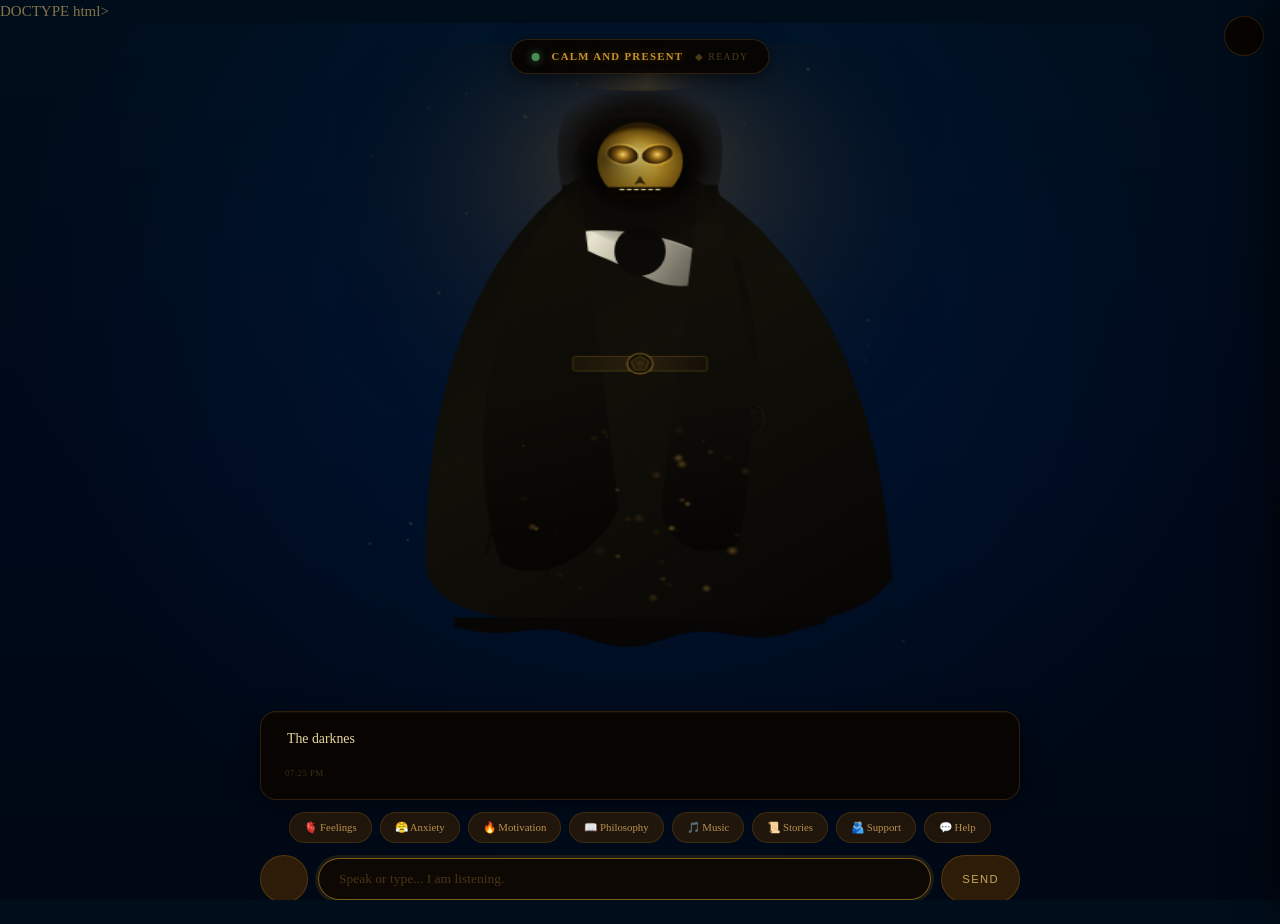
<file: grim-ai-assistant.html>
DOCTYPE html>
<html lang="en">
<head>
<meta charset="UTF-8">
<meta name="viewport" content="width=device-width,initial-scale=1.0,viewport-fit=cover">
<title>Shadow Reaper -- AI Companion</title>
<style>
/* ================================================================
   GRIM AI ASSISTANT -- Full-Page Self-Contained Experience
   The Grim Reaper character IS the interface.
   NO chat bubbles. Just the character, voice, and conversation.
================================================================ */

*,*::before,*::after{box-sizing:border-box;margin:0;padding:0}

:root{
  --gold:#c8922a;
  --bg-dark:#030200;
  --text-gold:#e8d090;
  --text-dim:rgba(200,170,100,.65);
  --panel-bg:rgba(8,5,2,.95);
  --border:rgba(180,130,40,.22);
}

html,body{
  width:100%;height:100%;
  background:#000d1a;
  overflow:hidden;
  font-family:Georgia,serif;
  color:var(--text-dim);
  font-size:15px;
  line-height:1.6;
  -webkit-font-smoothing:antialiased;
}

/* -- Main layout: Character + Controls -- */
#grim-ai-root{
  position:relative;
  width:100%;height:100%;
  display:flex;
  flex-direction:column;
  align-items:center;
  justify-content:space-between;
  background:radial-gradient(ellipse at 50% 30%, rgba(0,80,180,.18) 0%, rgba(0,20,60,.0) 70%),
             linear-gradient(180deg, #000d1a 0%, #00091a 50%, #000814 100%);
}

/* -- Character stage (always visible, centered) -- */
#grim-stage{
  position:relative;
  flex:1;
  display:flex;
  align-items:center;
  justify-content:center;
  width:100%;
  max-width:100vw;
  padding:20px;
}

#grim-canvases{
  position:relative;
  width:100%;
  height:100%;
  max-width:min(90vmin,600px);
  max-height:min(90vmin,700px);
}

canvas{
  position:absolute;
  top:0;left:0;
  width:100%;height:100%;
  display:block;
}
#scene-cv{z-index:1;}
#char-cv{z-index:2;}

/* -- Status & mood bar (top) -- */
#status-bar{
  position:absolute;
  top:16px;left:50%;
  transform:translateX(-50%);
  display:flex;
  align-items:center;
  gap:12px;
  padding:8px 20px;
  background:var(--panel-bg);
  border:1px solid var(--border);
  border-radius:30px;
  font-size:.72rem;
  letter-spacing:.12em;
  text-transform:uppercase;
  color:rgba(200,160,60,.5);
  box-shadow:0 4px 20px rgba(0,0,0,.6);
  z-index:10;
}

#status-bar .mood{
  color:var(--gold);
  font-weight:700;
  text-shadow:0 0 8px rgba(200,140,30,.4);
}

#status-bar .indicator{
  width:8px;height:8px;
  border-radius:50%;
  background:rgba(100,200,120,.7);
  box-shadow:0 0 8px rgba(100,200,120,.5);
  animation:pulse 2s infinite;
}

@keyframes pulse{
  0%,100%{opacity:.5;transform:scale(.9);}
  50%{opacity:1;transform:scale(1.1);}
}

#status-bar .indicator.listening{
  background:#ff4040;
  box-shadow:0 0 12px rgba(255,60,60,.7);
}

/* -- Control panel (bottom) -- */
#control-panel{
  position:relative;
  width:100%;
  max-width:800px;
  padding:20px;
  display:flex;
  flex-direction:column;
  gap:12px;
  z-index:10;
}

#message-display{
  background:var(--panel-bg);
  border:1px solid var(--border);
  border-radius:16px;
  padding:16px 20px;
  min-height:80px;
  max-height:200px;
  overflow-y:auto;
  color:#d8c49a;
  font-size:.92rem;
  line-height:1.65;
  box-shadow:0 4px 20px rgba(0,0,0,.6),inset 0 1px 0 rgba(200,150,40,.06);
  scroll-behavior:smooth;
}

#message-display::-webkit-scrollbar{width:4px;}
#message-display::-webkit-scrollbar-thumb{background:rgba(200,140,30,.3);border-radius:4px;}

#message-display .msg{
  margin-bottom:12px;
  opacity:0;
  animation:fadeIn .4s forwards;
}

@keyframes fadeIn{
  to{opacity:1;}
}

#message-display .msg.user{
  color:rgba(200,180,140,.75);
  font-style:italic;
  margin-left:20px;
}

#message-display .msg.grim{
  color:#e8d8a0;
}

#message-display .msg.grim::before{
  content:' ';
  color:var(--gold);
  margin-right:6px;
}

#message-display .typing{
  color:rgba(200,160,60,.45);
  font-size:.82rem;
}

.typing-dots{
  display:inline-flex;
  gap:4px;
  margin-left:6px;
}

.typing-dots span{
  width:5px;height:5px;
  border-radius:50%;
  background:var(--gold);
  animation:dotPulse .9s infinite;
}
.typing-dots span:nth-child(2){animation-delay:.22s;}
.typing-dots span:nth-child(3){animation-delay:.44s;}

@keyframes dotPulse{
  0%,80%,100%{opacity:.4;transform:scale(.8);}
  40%{opacity:1;transform:scale(1.1);}
}

#input-row{
  display:flex;
  gap:10px;
  align-items:center;
}

#user-input{
  flex:1;
  background:rgba(15,9,3,.92);
  border:1px solid rgba(160,110,20,.32);
  border-radius:28px;
  padding:12px 20px;
  color:#ddc890;
  font-family:Georgia,serif;
  font-size:.9rem;
  outline:none;
  transition:border-color .2s,box-shadow .2s;
}

#user-input::placeholder{
  color:rgba(180,140,60,.35);
}

#user-input:focus{
  border-color:rgba(200,150,40,.6);
  box-shadow:0 0 0 3px rgba(180,120,20,.15);
}

.control-btn{
  background:rgba(60,35,5,.75);
  border:1px solid rgba(160,110,20,.35);
  border-radius:50%;
  width:48px;height:48px;
  display:flex;
  align-items:center;
  justify-content:center;
  cursor:pointer;
  color:#c8a860;
  font-size:1.1rem;
  transition:background .2s,box-shadow .2s,transform .15s;
  flex-shrink:0;
}

.control-btn:hover{
  background:rgba(100,60,10,.85);
  box-shadow:0 0 16px rgba(200,140,30,.35);
  transform:scale(1.05);
}

.control-btn:active{
  transform:scale(.98);
}

.control-btn.active{
  background:rgba(200,40,20,.7);
  border-color:rgba(255,80,40,.6);
  box-shadow:0 0 20px rgba(255,60,20,.5);
  animation:pulseBtn 1.2s infinite;
}

@keyframes pulseBtn{
  0%,100%{box-shadow:0 0 20px rgba(255,60,20,.5);}
  50%{box-shadow:0 0 28px rgba(255,60,20,.8);}
}

#send-btn{
  border-radius:24px;
  width:auto;
  padding:0 20px;
  font-size:.75rem;
  letter-spacing:.12em;
  text-transform:uppercase;
}

/* -- Quick topic chips -- */
#topic-chips{
  display:flex;
  flex-wrap:wrap;
  gap:8px;
  justify-content:center;
  padding:0 10px;
}

.topic-chip{
  background:rgba(50,30,5,.65);
  border:1px solid rgba(140,95,18,.28);
  border-radius:20px;
  padding:6px 14px;
  font-size:.72rem;
  color:#b89050;
  cursor:pointer;
  transition:all .2s;
  user-select:none;
  white-space:nowrap;
}

.topic-chip:hover{
  background:rgba(90,55,10,.8);
  border-color:rgba(200,150,40,.5);
  box-shadow:0 0 12px rgba(200,140,30,.25);
}

/* -- Settings panel (overlay) -- */
#settings-panel{
  position:fixed;
  top:0;right:0;
  width:min(400px,90vw);
  height:100vh;
  background:var(--panel-bg);
  border-left:1px solid var(--border);
  box-shadow:-4px 0 40px rgba(0,0,0,.8);
  z-index:100;
  display:flex;
  flex-direction:column;
  padding:24px;
  gap:16px;
  transform:translateX(100%);
  transition:transform .3s ease;
  overflow-y:auto;
}

#settings-panel.visible{
  transform:translateX(0);
}

#settings-panel h2{
  font-size:1rem;
  letter-spacing:.2em;
  color:var(--text-gold);
  text-transform:uppercase;
  margin-bottom:8px;
}

.setting-row{
  display:flex;
  align-items:center;
  justify-content:space-between;
  padding:10px 0;
  border-bottom:1px solid rgba(180,130,40,.1);
  font-size:.82rem;
}

.setting-row label{
  flex:1;
  cursor:pointer;
  color:rgba(200,170,100,.7);
}

.toggle-switch{
  position:relative;
  width:44px;height:24px;
  cursor:pointer;
}

.toggle-switch input{
  opacity:0;width:0;height:0;position:absolute;
}

.toggle-track{
  position:absolute;
  inset:0;
  background:rgba(40,25,6,.9);
  border:1px solid rgba(160,110,20,.35);
  border-radius:24px;
  transition:background .25s;
}

.toggle-switch input:checked + .toggle-track{
  background:rgba(180,120,25,.6);
  border-color:rgba(200,150,40,.7);
}

.toggle-thumb{
  position:absolute;
  top:3px;left:3px;
  width:16px;height:16px;
  background:var(--gold);
  border-radius:50%;
  transition:left .25s;
}

.toggle-switch input:checked ~ .toggle-thumb{
  left:23px;
}

#api-key-input{
  width:100%;
  background:rgba(10,6,2,.85);
  border:1px solid rgba(120,85,25,.28);
  border-radius:12px;
  padding:10px 14px;
  color:rgba(220,190,110,.7);
  font-size:.8rem;
  font-family:Georgia,serif;
  outline:none;
}

#api-key-input::placeholder{
  color:rgba(150,110,40,.35);
}

#api-key-input:focus{
  border-color:rgba(180,130,35,.5);
}

.btn-secondary{
  background:rgba(50,32,6,.75);
  border:1px solid rgba(180,130,35,.35);
  border-radius:20px;
  padding:10px 18px;
  color:#ddc880;
  font-size:.76rem;
  letter-spacing:.1em;
  text-transform:uppercase;
  cursor:pointer;
  transition:all .2s;
  font-family:Georgia,serif;
  text-align:center;
}

.btn-secondary:hover{
  background:rgba(90,56,10,.9);
  box-shadow:0 0 14px rgba(200,140,30,.3);
}

#settings-btn{
  position:fixed;
  top:16px;right:16px;
  width:40px;height:40px;
  background:var(--panel-bg);
  border:1px solid var(--border);
  border-radius:50%;
  display:flex;
  align-items:center;
  justify-content:center;
  cursor:pointer;
  color:rgba(200,160,80,.7);
  font-size:1.1rem;
  z-index:50;
  transition:all .2s;
}

#settings-btn:hover{
  background:rgba(100,60,10,.9);
  box-shadow:0 0 16px rgba(200,140,30,.3);
}

/* -- Responsive -- */
@media(max-width:768px){
  #control-panel{
    max-width:100%;
    padding:12px;
  }
  #message-display{
    min-height:60px;
    font-size:.86rem;
    padding:12px 16px;
  }
  #topic-chips{
    gap:6px;
  }
  .topic-chip{
    font-size:.68rem;
    padding:5px 11px;
  }
  #status-bar{
    font-size:.65rem;
    padding:6px 14px;
    gap:8px;
  }
}

@media(max-width:480px){
  #grim-canvases{
    max-width:95vmin;
    max-height:95vmin;
  }
  #control-panel{
    padding:8px;
  }
  #topic-chips{
    display:none;
  }
}

/* -- Loading screen -- */
#loading-screen{
  position:fixed;
  inset:0;
  background:var(--bg-dark);
  display:flex;
  flex-direction:column;
  align-items:center;
  justify-content:center;
  z-index:1000;
  transition:opacity .5s;
}

#loading-screen.hidden{
  opacity:0;
  pointer-events:none;
}

#loading-screen .spinner{
  width:50px;height:50px;
  border:3px solid rgba(200,140,30,.2);
  border-top-color:var(--gold);
  border-radius:50%;
  animation:spin 1s linear infinite;
}

@keyframes spin{
  to{transform:rotate(360deg);}
}

#loading-screen p{
  margin-top:20px;
  color:rgba(200,170,100,.5);
  font-size:.85rem;
  letter-spacing:.12em;
}
</style>
</head>
<body>

<!-- 
     GRIM AI ASSISTANT -- Full-Page Experience
     The character IS the interface. No chat window.
 -->

<div id="grim-ai-root">

  <!-- Status bar (top — mood + connection indicator) -->
  <div id="status-bar">
    <div class="indicator" id="ai-indicator"></div>
    <span class="mood" id="mood-label">Calm and Present</span>
    <span id="connection-status" style="margin-left:auto;font-size:.65rem;color:rgba(180,140,60,.4);">◆ Ready</span>
  </div>

  <!-- Settings button (top right) -->
  <div id="settings-btn" role="button" aria-label="Settings" tabindex="0"></div>

  <!-- Character stage (center, always visible) -->
  <div id="grim-stage">
    <div id="grim-canvases">
      <canvas id="scene-cv"></canvas>
      <canvas id="char-cv" width="420" height="560"></canvas>
    </div>
  </div>

  <!-- Control panel (bottom) -->
  <div id="control-panel">
    
    <!-- Message display -->
    <div id="message-display" role="log" aria-live="polite">
      <!-- Messages appear here -->
    </div>

    <!-- Quick topic chips -->
    <div id="topic-chips">
      <span class="topic-chip" data-topic="I need to talk about how I'm feeling">🫀 Feelings</span>
      <span class="topic-chip" data-topic="I feel anxious">😤 Anxiety</span>
      <span class="topic-chip" data-topic="I'm struggling with motivation">🔥 Motivation</span>
      <span class="topic-chip" data-topic="Tell me about philosophy and the meaning of life">📖 Philosophy</span>
      <span class="topic-chip" data-topic="Let's talk about music I love">🎵 Music</span>
      <span class="topic-chip" data-topic="Tell me a story or let's build one together">📜 Stories</span>
      <span class="topic-chip" data-topic="I need support or someone to talk to">🫂 Support</span>
      <span class="topic-chip" data-topic="I need help with something or have a question">💬 Help</span>
    </div>

    <!-- Input row -->
    <div id="input-row">
      <button class="control-btn" id="mic-btn" title="Voice input" aria-label="Voice input"></button>
      <input type="text" id="user-input" placeholder="Speak or type... I am listening." maxlength="400" autocomplete="off">
      <button class="control-btn" id="send-btn" aria-label="Send">SEND</button>
    </div>

  </div>

</div>

<!-- Settings panel (slide-in from right) -->
<div id="settings-panel">
  <h2>⚙️ Settings</h2>
  
  <div class="setting-row">
    <label for="toggle-voice">Voice (Text-to-Speech)</label>
    <label class="toggle-switch">
      <input type="checkbox" id="toggle-voice" checked>
      <div class="toggle-track"></div>
      <div class="toggle-thumb"></div>
    </label>
  </div>

  <div class="setting-row">
    <label for="toggle-mic">Microphone Input</label>
    <label class="toggle-switch">
      <input type="checkbox" id="toggle-mic" checked>
      <div class="toggle-track"></div>
      <div class="toggle-thumb"></div>
    </label>
  </div>

  <div class="setting-row">
    <label for="toggle-memory">Conversation Memory</label>
    <label class="toggle-switch">
      <input type="checkbox" id="toggle-memory" checked>
      <div class="toggle-track"></div>
      <div class="toggle-thumb"></div>
    </label>
  </div>

  <div style="margin-top:20px;">
    <label for="api-key-input" style="display:block;margin-bottom:8px;font-size:.75rem;color:rgba(200,160,60,.45);letter-spacing:.08em;">
      OPENROUTER API KEY (OPTIONAL)
    </label>
    <input type="password" id="api-key-input" placeholder="sk-or-v1-..." autocomplete="off">
    <p style="font-size:.68rem;color:rgba(180,140,60,.35);margin-top:6px;line-height:1.5;">
      Without a key, Shadow Reaper uses local fallback responses. 
      With a key, full AI conversation is enabled.
    </p>
  </div>

  <button class="btn-secondary" id="clear-memory-btn">🗑 Clear Conversation</button>
  
  <div style="margin-top:auto;padding-top:20px;border-top:1px solid rgba(180,130,40,.1);font-size:.65rem;color:rgba(160,120,50,.3);text-align:center;letter-spacing:.06em;">
    Shadow Reaper AI Companion<br>
    Session-only  Privacy-first
  </div>
</div>

<!-- Loading screen -->
<div id="loading-screen">
  <div class="spinner"></div>
  <p>Summoning Shadow Reaper...</p>
</div>

<script>
(function(){
'use strict';

/* ================================================================
   GRIM AI ASSISTANT -- JavaScript Engine
   Full AI conversation system with character animations, voice,
   microphone, mood system, and memory.
================================================================ */

// -- Configuration --
const CW = 420, CH = 560; // Character canvas logical dimensions

// -- State --
const State = {
  voiceEnabled: true,
  micEnabled: true,
  memoryEnabled: true,
  speaking: false,
  listening: false,
  apiKey: '',
  mood: 'calm',
  conversationHistory: [],
  messageCount: 0,
  userName: null
};

// -- Mood system --
const MOODS = {
  calm: { label: 'Calm and Present', pitch: 0.48, rate: 0.78, vol: 0.95 },
  warm: { label: 'Warm and Friendly', pitch: 0.56, rate: 0.84, vol: 0.95 },
  serious: { label: 'Thoughtful and Deep', pitch: 0.44, rate: 0.74, vol: 0.92 },
  motivate: { label: 'Motivational', pitch: 0.55, rate: 0.86, vol: 1.0 },
  crisis: { label: 'Caring and Present', pitch: 0.46, rate: 0.72, vol: 0.98 }
};

function setMood(mood) {
  State.mood = mood;
  const label = document.getElementById('mood-label');
  if (label) label.textContent = MOODS[mood].label;
}

// -- Character animation system --
const sceneCV = document.getElementById('scene-cv');
const charCV = document.getElementById('char-cv');
const sctx = sceneCV.getContext('2d');
const cctx = charCV.getContext('2d');

let t = 0;
let breathPhase = 0;
let walkPhase = 0;
let eyeGlow = 0.8;
let mouthAmount = 0;
let mouseX = 0;
let targetLeanX = 0;
let leanX = 0;

const isMobile = window.innerWidth < 480;
const PARTICLES = isMobile ? 20 : 42;

// Scene particles (dust motes)
let motes = [];
let SW = 400, SH = 400;

function initMotes(W, H) {
  SW = W; SH = H;
  motes = [];
  const n = Math.min(50, Math.floor(W * H / 6000));
  for (let i = 0; i < n; i++) motes.push(newMote());
}

function newMote() {
  return {
    x: Math.random() * SW,
    y: Math.random() * SH,
    r: 0.6 + Math.random() * 1.8,
    vx: (Math.random() - 0.5) * 0.15,
    vy: -(0.05 + Math.random() * 0.18),
    al: Math.random() * 0.18 + 0.03,
    phase: Math.random() * Math.PI * 2
  };
}

// Character ember particles
let embers = [];
for (let i = 0; i < PARTICLES; i++) embers.push(newEmber());

function newEmber() {
  return {
    x: CW * 0.3 + Math.random() * CW * 0.4,
    y: CH * 0.65 + Math.random() * CH * 0.25,
    vx: (Math.random() - 0.5) * 0.35,
    vy: -(0.25 + Math.random() * 0.9),
    life: Math.random(),
    max: 0.5 + Math.random() * 0.7,
    sz: 0.7 + Math.random() * 1.8,
    al: 0
  };
}

// Resize handler
function resize() {
  const stage = document.getElementById('grim-canvases');
  const W = stage.clientWidth || 400;
  const H = stage.clientHeight || 400;

  sceneCV.width = W;
  sceneCV.height = H;

  charCV.style.width = W + 'px';
  charCV.style.height = H + 'px';

  initMotes(W, H);
}

window.addEventListener('resize', resize);
resize();

// Mouse/touch tracking for character lean
window.addEventListener('mousemove', e => {
  mouseX = e.clientX / window.innerWidth - 0.5;
});

window.addEventListener('touchmove', e => {
  if (e.touches.length) mouseX = e.touches[0].clientX / window.innerWidth - 0.5;
}, { passive: true });

// -- Scene rendering (background) --
function drawScene() {
  const W = SW, H = SH;
  sctx.clearRect(0, 0, W, H);

  // Dust motes
  sctx.save();
  for (let i = 0; i < motes.length; i++) {
    const m = motes[i];
    m.x += m.vx + Math.sin(t * 0.012 + m.phase) * 0.1;
    m.y += m.vy;
    if (m.y < -4 || m.x < -4 || m.x > W + 4) {
      motes[i] = newMote();
      motes[i].y = H + 4;
    }
    const ma = m.al * (0.5 + 0.5 * Math.sin(t * 0.025 + m.phase));
    sctx.globalAlpha = ma;
    sctx.fillStyle = 'rgba(220,180,90,1)';
    sctx.beginPath();
    sctx.arc(m.x, m.y, m.r, 0, Math.PI * 2);
    sctx.fill();
  }
  sctx.restore();
}

function drawTrees(ctx, W, H, t, side) {
  const count = 5;
  for (let i = 0; i < count; i++) {
    const depth = i / count;
    let bx, by = H * (1 - depth * 0.05);
    const sw = Math.sin(t * 0.008 + i * 0.9) * (1 + depth) * 0.5;
    if (side === -1) bx = W * 0.5 - W * (0.10 + depth * 0.28) - i * 6;
    else bx = W * 0.5 + W * (0.10 + depth * 0.28) + i * 6;
    const th = H * (0.30 + depth * 0.28);
    const tw = W * (0.018 + depth * 0.030);
    const darkC = `rgba(${8+depth*5},${6+depth*3},${2+depth*2},${0.82+depth*0.1})`;
    ctx.save();
    ctx.translate(bx, by);
    ctx.fillStyle = darkC;
    ctx.beginPath();
    ctx.roundRect(-tw * 0.4, 0, tw * 0.8, -th * 0.12, 2);
    ctx.fill();
    for (let li = 0; li < 3; li++) {
      const ly = -th * (0.10 + li * 0.18);
      const lw = tw * (2.5 - li * 0.3);
      const lh = th * (0.24 - li * 0.02);
      ctx.save();
      ctx.rotate(sw * 0.007 * (li + 1));
      const tg = ctx.createLinearGradient(-lw * 0.5, ly, lw * 0.5, ly + lh);
      tg.addColorStop(0, darkC);
      tg.addColorStop(1, 'rgba(4,3,1,.95)');
      ctx.fillStyle = tg;
      ctx.beginPath();
      ctx.ellipse(0, ly - lh * 0.3, lw * 0.55, lh * 0.6, 0, 0, Math.PI * 2);
      ctx.fill();
      ctx.restore();
    }
    ctx.restore();
  }
}

// -- Character rendering --
function drawChar() {
  t++;
  breathPhase += 0.019;
  walkPhase += 0.028;
  targetLeanX = mouseX * 8;
  leanX += (targetLeanX - leanX) * 0.06;
  eyeGlow = 0.55 + 0.45 * Math.sin(t * 0.048);

  // Mouth animation when speaking
  if (State.speaking) {
    mouthAmount = 0.5 + 0.5 * Math.sin(t * 0.22);
  } else {
    mouthAmount = Math.max(0, mouthAmount - 0.04);
  }

  cctx.clearRect(0, 0, CW, CH);

  const cx = CW * 0.5 + leanX;
  const groundY = CH * 0.92;
  const walk = Math.sin(walkPhase) * 3;
  const walkBob = Math.abs(Math.sin(walkPhase)) * 3.5;
  const breathe = Math.sin(breathPhase) * 2;
  const baseY = groundY - 8 - walkBob;

  // Aura
  const aura = cctx.createRadialGradient(cx, CH * 0.18, 8, cx, CH * 0.28, CW * 0.58);
  aura.addColorStop(0, 'rgba(200,145,45,.28)');
  aura.addColorStop(0.35, 'rgba(160,100,20,.14)');
  aura.addColorStop(1, 'rgba(0,0,0,0)');
  cctx.fillStyle = aura;
  cctx.fillRect(0, 0, CW, CH);

  // Ground shadow
  const gs = cctx.createRadialGradient(cx, groundY, 2, cx, groundY, 80);
  gs.addColorStop(0, 'rgba(0,0,0,.5)');
  gs.addColorStop(1, 'rgba(0,0,0,0)');
  cctx.fillStyle = gs;
  cctx.beginPath();
  cctx.ellipse(cx, groundY - 4, 72, 12, 0, 0, Math.PI * 2);
  cctx.fill();

  drawGrim(cx, baseY, walk, breathe, mouthAmount);

  // Embers
  cctx.save();
  cctx.globalCompositeOperation = 'screen';
  for (let i = 0; i < embers.length; i++) {
    const e = embers[i];
    e.life += 0.012;
    e.x += e.vx + Math.sin(e.life * 4) * 0.18;
    e.y += e.vy;
    if (e.life >= e.max) {
      embers[i] = newEmber();
      continue;
    }
    const ep = e.life / e.max;
    const ea = (1 - ep) * e.al * 1.1;
    if (ea <= 0) {
      e.al = 0.12 + Math.random() * 0.45;
      continue;
    }
    cctx.globalAlpha = ea;
    const eg2 = cctx.createRadialGradient(e.x, e.y, 0, e.x, e.y, e.sz * 2.2);
    eg2.addColorStop(0, 'rgba(255,220,120,1)');
    eg2.addColorStop(0.5, 'rgba(220,140,30,.55)');
    eg2.addColorStop(1, 'rgba(0,0,0,0)');
    cctx.fillStyle = eg2;
    cctx.beginPath();
    cctx.arc(e.x, e.y, e.sz * 2.2, 0, Math.PI * 2);
    cctx.fill();
  }
  cctx.restore();
}

function drawGrim(cx, baseY, walk, breathe, mAmt) {
  const rt = t * 0.009;
  const lLeg = Math.sin(walkPhase) * 16;
  const rLeg = -Math.sin(walkPhase) * 16;

  drawBoots(cx, baseY, lLeg, rLeg);
  drawRobe(cx, baseY, rt, breathe);
  drawCloakBack(cx, baseY, rt);
  drawScytheArm(cx, baseY, rt, walk);
  drawRightArm(cx, baseY, rt, walk);
  drawCloakFront(cx, baseY, rt);
  drawHoodAndSkull(cx, baseY, mAmt);
}

function drawBoots(cx, baseY, lLeg, rLeg) {
  const by = baseY, bh = 30, bw = 19;
  cctx.save();
  cctx.translate(cx - 24 + lLeg * 0.4, by);
  cctx.rotate(lLeg * 0.018);
  const bg = cctx.createLinearGradient(-bw * 0.5, 0, bw * 0.5, bh);
  bg.addColorStop(0, '#1a1510');
  bg.addColorStop(1, '#0a0806');
  cctx.fillStyle = bg;
  cctx.beginPath();
  cctx.roundRect(-bw * 0.5, -bh, bw, bh, 3);
  cctx.fill();
  cctx.strokeStyle = 'rgba(90,70,30,.28)';
  cctx.lineWidth = 0.7;
  cctx.stroke();
  cctx.fillStyle = '#0d0b08';
  cctx.beginPath();
  cctx.roundRect(-bw * 0.5 - 1, -2, bw + 2, 5, 2);
  cctx.fill();
  cctx.restore();

  cctx.save();
  cctx.translate(cx + 24 + rLeg * 0.4, by);
  cctx.rotate(rLeg * 0.018);
  cctx.fillStyle = bg;
  cctx.beginPath();
  cctx.roundRect(-bw * 0.5, -bh, bw, bh, 3);
  cctx.fill();
  cctx.strokeStyle = 'rgba(90,70,30,.28)';
  cctx.lineWidth = 0.7;
  cctx.stroke();
  cctx.fillStyle = '#0d0b08';
  cctx.beginPath();
  cctx.roundRect(-bw * 0.5 - 1, -2, bw + 2, 5, 2);
  cctx.fill();
  cctx.restore();
}

function drawRobe(cx, baseY, rt, breathe) {
  const top = baseY - 420, bot = baseY;
  const rg = cctx.createLinearGradient(cx - 70, top, cx + 70, bot);
  rg.addColorStop(0, '#0f0d0a');
  rg.addColorStop(0.5, '#141210');
  rg.addColorStop(1, '#0a0807');
  cctx.fillStyle = rg;
  cctx.beginPath();
  cctx.moveTo(cx - 54, top + 42);
  cctx.bezierCurveTo(cx - 68, top + 100, cx - 62 + Math.sin(rt) * 3.5, bot - 120, cx - 50, bot - 50);
  cctx.lineTo(cx - 32, bot);
  cctx.lineTo(cx + 32, bot);
  cctx.lineTo(cx + 50, bot - 50);
  cctx.bezierCurveTo(cx + 62 + Math.sin(rt + 1) * 3.5, bot - 120, cx + 68, top + 100, cx + 54, top + 42);
  cctx.closePath();
  cctx.fill();

  cctx.save();
  cctx.globalAlpha = 0.06;
  cctx.strokeStyle = '#6a5020';
  cctx.lineWidth = 0.9;
  for (let fi = 0; fi < 7; fi++) {
    const fx = cx - 44 + fi * 13;
    const sw2 = Math.sin(rt + fi) * 0.7;
    cctx.beginPath();
    cctx.moveTo(fx, top + 50);
    cctx.bezierCurveTo(fx + sw2, top + 170, fx - sw2, bot - 170, fx, bot - 18);
    cctx.stroke();
  }
  cctx.restore();
}

function drawCloakBack(cx, baseY, rt) {
  const phase = rt * 2.2, top = baseY - 410, bot = baseY + 8;
  cctx.save();
  const cg = cctx.createLinearGradient(cx - 150, top, cx + 165, bot);
  cg.addColorStop(0, '#0c0a07');
  cg.addColorStop(0.45, '#111009');
  cg.addColorStop(1, '#080604');
  cctx.fillStyle = cg;
  cctx.beginPath();
  cctx.moveTo(cx - 8, top);
  cctx.bezierCurveTo(cx + 90 + Math.sin(rt) * 12, top + 42, cx + 155 + Math.sin(rt + 0.8) * 15, top + 170, cx + 165 + Math.sin(rt + 1.6) * 12, bot - 35);
  cctx.bezierCurveTo(cx + 148, bot + 16, cx + 65, bot + 12, cx + 24, bot);
  cctx.lineTo(cx - 24, bot);
  cctx.bezierCurveTo(cx - 65, bot + 6, cx - 140, bot + 6, cx - 152 + Math.sin(rt) * 8, bot - 42);
  cctx.bezierCurveTo(cx - 165 + Math.sin(rt + 1) * 13, top + 170, cx - 98 + Math.sin(rt + 0.5) * 10, top + 45, cx - 8, top);
  cctx.closePath();
  cctx.fill();

  // Tattered hem
  const hem = cloakHem(cx, bot + 6, 14, phase);
  cctx.globalAlpha = 1;
  cctx.fillStyle = '#080605';
  cctx.beginPath();
  cctx.moveTo(cx - 130, bot);
  for (let pi = 0; pi < hem.length; pi++) cctx.lineTo(hem[pi][0], hem[pi][1]);
  cctx.lineTo(cx + 130, bot);
  cctx.closePath();
  cctx.fill();
  cctx.restore();
}

function cloakHem(cx, cy, rOff, phase) {
  const pts = [];
  const segs = 18;
  for (let i = 0; i <= segs; i++) {
    const frac = i / segs;
    const bx = cx - 130 + frac * 260;
    const tatter = Math.sin(frac * Math.PI * 5 + phase) * (3 + frac * (1 - frac) * 14);
    pts.push([bx, cy + Math.sin(frac * Math.PI) * rOff + tatter]);
  }
  return pts;
}

function drawCloakFront(cx, baseY, rt) {
  const top = baseY - 395, bot = baseY - 65, phase = rt * 2.5;
  cctx.save();
  const lw = cctx.createLinearGradient(cx - 115, top, cx, bot);
  lw.addColorStop(0, '#131108');
  lw.addColorStop(0.6, '#0e0c07');
  lw.addColorStop(1, '#060503');
  cctx.fillStyle = lw;
  cctx.beginPath();
  cctx.moveTo(cx - 42, top + 16);
  cctx.bezierCurveTo(cx - 115 + Math.sin(rt) * 7, top + 85, cx - 130 + Math.sin(rt + 0.6) * 10, bot - 50, cx - 105 + Math.sin(rt + 1.2) * 8, bot + 24);
  cctx.bezierCurveTo(cx - 65, bot + 48, cx - 25, bot + 8, cx - 15, bot - 25);
  cctx.closePath();
  cctx.fill();
  cctx.strokeStyle = '#0a0806';
  cctx.lineWidth = 1.8;
  cctx.globalAlpha = 0.88;
  for (let ti = 0; ti < 4; ti++) {
    const tx = cx - 105 + ti * 16 + Math.sin(rt + ti) * 3;
    const ty = bot + 16 + ti * 7;
    cctx.beginPath();
    cctx.moveTo(tx, bot - 4);
    cctx.lineTo(tx - 6 + Math.sin(phase + ti) * 4, ty);
    cctx.stroke();
  }
  cctx.restore();

  cctx.save();
  const rw = cctx.createLinearGradient(cx, top, cx + 98, bot);
  rw.addColorStop(0, '#141208');
  rw.addColorStop(0.6, '#0f0d08');
  rw.addColorStop(1, '#060504');
  cctx.fillStyle = rw;
  cctx.beginPath();
  cctx.moveTo(cx + 42, top + 16);
  cctx.bezierCurveTo(cx + 82 + Math.sin(rt + 0.4) * 7, top + 100, cx + 74 + Math.sin(rt + 1) * 8, bot - 34, cx + 62 + Math.sin(rt + 1.8) * 6, bot + 8);
  cctx.bezierCurveTo(cx + 42, bot + 24, cx + 16, bot + 4, cx + 15, bot - 25);
  cctx.closePath();
  cctx.fill();
  cctx.restore();

  drawBelt(cx, baseY - 225);
}

function drawBelt(cx, by) {
  const bg = cctx.createLinearGradient(cx - 46, by, cx + 46, by + 13);
  bg.addColorStop(0, '#1a1508');
  bg.addColorStop(0.5, '#2a2010');
  bg.addColorStop(1, '#151006');
  cctx.fillStyle = bg;
  cctx.beginPath();
  cctx.roundRect(cx - 47, by, 94, 13, 2);
  cctx.fill();
  cctx.strokeStyle = 'rgba(140,100,30,.38)';
  cctx.lineWidth = 0.9;
  cctx.stroke();

  cctx.save();
  cctx.translate(cx, by + 6.5);
  const bg2 = cctx.createRadialGradient(0, 0, 0, 0, 0, 9);
  bg2.addColorStop(0, '#3a2e12');
  bg2.addColorStop(1, '#0e0a04');
  cctx.fillStyle = bg2;
  cctx.beginPath();
  cctx.arc(0, 0, 9, 0, Math.PI * 2);
  cctx.fill();
  cctx.strokeStyle = 'rgba(160,120,40,.65)';
  cctx.lineWidth = 1.2;
  cctx.stroke();
  cctx.strokeStyle = 'rgba(160,120,40,.42)';
  cctx.lineWidth = 0.8;
  for (let si = 0; si < 5; si++) {
    const a1 = (si * 4 * Math.PI / 5) - Math.PI / 2;
    const a2 = ((si * 4 + 2) * Math.PI / 5) - Math.PI / 2;
    cctx.beginPath();
    cctx.moveTo(Math.cos(a1) * 6.5, Math.sin(a1) * 6.5);
    cctx.lineTo(Math.cos(a2) * 6.5, Math.sin(a2) * 6.5);
    cctx.stroke();
  }
  cctx.restore();
}

function drawScytheArm(cx, baseY, rt, walk) {
  const sw = Math.sin(t * 0.008) * 2.2 + walk * 0.28;
  const shX = cx - 60, shY = baseY - 318;
  const handX = cx - 84, handY = baseY - 150;

  cctx.save();
  cctx.fillStyle = '#0e0c08';
  cctx.beginPath();
  cctx.moveTo(shX, shY);
  cctx.bezierCurveTo(shX - 18, shY + 50, shX - 25 + sw, handY - 50, handX, handY);
  cctx.bezierCurveTo(handX - 12, handY, handX - 10, shY + 65, shX - 15, shY);
  cctx.closePath();
  cctx.fill();

  const gg = cctx.createRadialGradient(handX, handY, 0, handX, handY, 14);
  gg.addColorStop(0, '#1a1510');
  gg.addColorStop(1, '#0a0806');
  cctx.fillStyle = gg;
  cctx.beginPath();
  cctx.ellipse(handX, handY, 11, 14, 0.18, 0, Math.PI * 2);
  cctx.fill();
  cctx.strokeStyle = 'rgba(100,75,30,.28)';
  cctx.lineWidth = 0.7;
  cctx.stroke();

  // Staff
  cctx.save();
  cctx.translate(handX + 3, handY - 6);
  cctx.rotate(sw * 0.018 + 0.05);
  const sg = cctx.createLinearGradient(-3, -130, 3, -130);
  sg.addColorStop(0, '#303028');
  sg.addColorStop(0.5, '#585848');
  sg.addColorStop(1, '#242420');
  cctx.strokeStyle = sg;
  cctx.lineWidth = 6;
  cctx.lineCap = 'round';
  cctx.beginPath();
  cctx.moveTo(0, 0);
  cctx.lineTo(15, -178);
  cctx.stroke();

  // Blade
  cctx.save();
  cctx.translate(15, -178);
  const blg = cctx.createLinearGradient(0, 0, 108, 52);
  blg.addColorStop(0, '#c8c4b0');
  blg.addColorStop(0.15, '#e8e4d0');
  blg.addColorStop(0.4, '#b8b4a0');
  blg.addColorStop(0.7, '#787468');
  blg.addColorStop(1, '#404038');
  cctx.fillStyle = blg;
  cctx.beginPath();
  cctx.moveTo(0, 0);
  cctx.bezierCurveTo(24, -14, 96, -6, 108, 22);
  cctx.bezierCurveTo(104, 40, 77, 45, 55, 30);
  cctx.bezierCurveTo(32, 17, 11, 12, 0, 0);
  cctx.closePath();
  cctx.fill();
  cctx.strokeStyle = 'rgba(255,248,220,.55)';
  cctx.lineWidth = 1;
  cctx.beginPath();
  cctx.moveTo(0, 0);
  cctx.bezierCurveTo(24, -14, 96, -6, 108, 22);
  cctx.stroke();
  cctx.restore();
  cctx.restore();
  cctx.restore();
}

function drawRightArm(cx, baseY, rt, walk) {
  const sw = -Math.sin(t * 0.008) * 2.2 + walk * 0.28;
  const shX = cx + 56, shY = baseY - 312;
  const handX = cx + 76, handY = baseY - 170;

  cctx.save();
  cctx.fillStyle = '#0e0c08';
  cctx.beginPath();
  cctx.moveTo(shX, shY);
  cctx.bezierCurveTo(shX + 16, shY + 45, shX + 22 + sw, handY - 42, handX, handY);
  cctx.bezierCurveTo(handX + 12, handY, handX + 8, shY + 62, shX + 13, shY);
  cctx.closePath();
  cctx.fill();

  const gg = cctx.createRadialGradient(handX, handY, 0, handX, handY, 13);
  gg.addColorStop(0, '#1a1510');
  gg.addColorStop(1, '#0a0806');
  cctx.fillStyle = gg;
  cctx.beginPath();
  cctx.ellipse(handX, handY, 11, 14, -0.16, 0, Math.PI * 2);
  cctx.fill();
  cctx.strokeStyle = 'rgba(100,75,30,.28)';
  cctx.lineWidth = 0.7;
  cctx.stroke();

  // Fingers
  for (let fi = 0; fi < 4; fi++) {
    cctx.strokeStyle = '#0e0c08';
    cctx.lineWidth = 3.5;
    cctx.lineCap = 'round';
    cctx.beginPath();
    cctx.moveTo(handX - 6 + fi * 4, handY - 2);
    cctx.lineTo(handX - 8 + fi * 4, handY + 13);
    cctx.stroke();
  }
  cctx.restore();
}

function drawHoodAndSkull(cx, baseY, mAmt) {
  const headCY = baseY - 395;

  // Neck shadow
  cctx.fillStyle = '#0c0a07';
  cctx.beginPath();
  cctx.ellipse(cx, headCY + 76, 18, 22, 0, 0, Math.PI * 2);
  cctx.fill();

  // Hood
  const hg = cctx.createRadialGradient(cx, headCY - 24, 6, cx, headCY, 72);
  hg.addColorStop(0, '#16140f');
  hg.addColorStop(0.5, '#0e0c08');
  hg.addColorStop(1, 'rgba(4,3,2,0)');
  cctx.fillStyle = hg;
  cctx.beginPath();
  cctx.moveTo(cx, headCY - 92);
  cctx.bezierCurveTo(cx + 58, headCY - 80, cx + 66, headCY - 30, cx + 51, headCY + 42);
  cctx.bezierCurveTo(cx + 35, headCY + 62, cx + 16, headCY + 70, cx, headCY + 72);
  cctx.bezierCurveTo(cx - 16, headCY + 70, cx - 35, headCY + 62, cx - 51, headCY + 42);
  cctx.bezierCurveTo(cx - 66, headCY - 30, cx - 58, headCY - 80, cx, headCY - 92);
  cctx.closePath();
  cctx.fill();

  // Deep hood shadow
  const hs = cctx.createRadialGradient(cx, headCY + 8, 2, cx, headCY - 6, 50);
  hs.addColorStop(0, 'rgba(0,0,0,.95)');
  hs.addColorStop(0.55, 'rgba(0,0,0,.80)');
  hs.addColorStop(1, 'rgba(0,0,0,0)');
  cctx.fillStyle = hs;
  cctx.beginPath();
  cctx.ellipse(cx, headCY + 4, 48, 50, 0, 0, Math.PI * 2);
  cctx.fill();

  // Rim light
  cctx.save();
  cctx.globalCompositeOperation = 'screen';
  const rim = cctx.createLinearGradient(cx - 56, headCY - 92, cx + 56, headCY - 65);
  rim.addColorStop(0, 'rgba(0,0,0,0)');
  rim.addColorStop(0.45, 'rgba(180,120,30,.14)');
  rim.addColorStop(0.55, 'rgba(200,140,40,.18)');
  rim.addColorStop(1, 'rgba(0,0,0,0)');
  cctx.fillStyle = rim;
  cctx.beginPath();
  cctx.ellipse(cx, headCY - 78, 55, 11, 0, 0, Math.PI * 2);
  cctx.fill();
  cctx.restore();

  drawSkullFace(cx, headCY + 8, mAmt);
}

function drawSkullFace(cx, cy, mAmt) {
  // Skull cranium
  const sg = cctx.createRadialGradient(cx - 6, cy - 18, 3, cx, cy - 6, 37);
  sg.addColorStop(0, '#e8d88a');
  sg.addColorStop(0.22, '#c8aa48');
  sg.addColorStop(0.52, '#9a7820');
  sg.addColorStop(0.82, '#6a4c0e');
  sg.addColorStop(1, '#2a1a04');
  cctx.fillStyle = sg;
  cctx.beginPath();
  cctx.ellipse(cx, cy - 12, 30, 35, 0, 0, Math.PI * 2);
  cctx.fill();

  // Cranium shadow
  cctx.save();
  cctx.globalCompositeOperation = 'multiply';
  const ss = cctx.createRadialGradient(cx - 24, cy - 14, 0, cx - 18, cy - 8, 30);
  ss.addColorStop(0, 'rgba(0,0,0,.5)');
  ss.addColorStop(1, 'rgba(0,0,0,0)');
  cctx.fillStyle = ss;
  cctx.beginPath();
  cctx.ellipse(cx - 12, cy - 10, 28, 32, 0, 0, Math.PI * 2);
  cctx.fill();
  cctx.restore();

  // Eye sockets
  cctx.fillStyle = '#100800';
  cctx.beginPath();
  cctx.ellipse(cx - 12, cy - 18, 11, 8, 0.28, 0, Math.PI * 2);
  cctx.fill();
  cctx.beginPath();
  cctx.ellipse(cx + 12, cy - 18, 11, 8, -0.28, 0, Math.PI * 2);
  cctx.fill();

  // Eye glow
  cctx.save();
  cctx.globalCompositeOperation = 'lighter';
  const elG = cctx.createRadialGradient(cx - 12, cy - 18, 0, cx - 12, cy - 18, 14 * eyeGlow);
  elG.addColorStop(0, `rgba(255,230,120,${0.9*eyeGlow})`);
  elG.addColorStop(0.3, `rgba(220,160,40,${0.6*eyeGlow})`);
  elG.addColorStop(1, 'rgba(0,0,0,0)');
  cctx.fillStyle = elG;
  cctx.beginPath();
  cctx.ellipse(cx - 12, cy - 18, 13 * eyeGlow, 10 * eyeGlow, 0.28, 0, Math.PI * 2);
  cctx.fill();

  const erG = cctx.createRadialGradient(cx + 12, cy - 18, 0, cx + 12, cy - 18, 14 * eyeGlow);
  erG.addColorStop(0, `rgba(255,230,120,${0.9*eyeGlow})`);
  erG.addColorStop(0.3, `rgba(220,160,40,${0.6*eyeGlow})`);
  erG.addColorStop(1, 'rgba(0,0,0,0)');
  cctx.fillStyle = erG;
  cctx.beginPath();
  cctx.ellipse(cx + 12, cy - 18, 13 * eyeGlow, 10 * eyeGlow, -0.28, 0, Math.PI * 2);
  cctx.fill();
  cctx.restore();

  // Nose
  cctx.fillStyle = 'rgba(20,10,2,.78)';
  cctx.beginPath();
  cctx.moveTo(cx, cy + 1);
  cctx.lineTo(cx - 4, cy + 9);
  cctx.lineTo(cx, cy + 7);
  cctx.lineTo(cx + 4, cy + 9);
  cctx.closePath();
  cctx.fill();

  // Jaw & teeth (animated with mAmt for speaking)
  const mY = cy + 14 + mAmt * 6;
  const mH = 3 + mAmt * 11;
  cctx.fillStyle = '#0a0500';
  cctx.beginPath();
  cctx.moveTo(cx - 22, cy + 11);
  cctx.bezierCurveTo(cx - 25, cy + 14, cx - 22, cy + 22 + mAmt * 5, cx - 16, cy + 24 + mAmt * 6);
  cctx.lineTo(cx, cy + 25 + mAmt * 7);
  cctx.lineTo(cx + 16, cy + 24 + mAmt * 6);
  cctx.bezierCurveTo(cx + 22, cy + 22 + mAmt * 5, cx + 25, cy + 14, cx + 22, cy + 11);
  cctx.fill();

  // Upper teeth
  cctx.fillStyle = '#ded090';
  const tw = 30 / 6;
  for (let ti = 0; ti < 6; ti++) {
    cctx.beginPath();
    cctx.roundRect(cx - 15 + ti * tw + 0.5, mY - mH * 0.5, tw - 1.2, Math.min(mH * 0.55, 7.5), 1.2);
    cctx.fill();
  }

  // Lower teeth
  if (mAmt > 0.12) {
    cctx.fillStyle = '#d0c080';
    for (let tli = 0; tli < 5; tli++) {
      cctx.beginPath();
      cctx.roundRect(cx - 11.5 + tli * (26 / 5) + 0.5, mY + mH - Math.min(mH * 0.5, 6), 26 / 5 - 1.2, Math.min(mH * 0.5, 6), 1.2);
      cctx.fill();
    }
  }

  // Inner mouth
  cctx.fillStyle = 'rgba(4,2,0,.88)';
  cctx.beginPath();
  cctx.roundRect(cx - 15, mY, 30, mH, 2);
  cctx.fill();
}

// -- Animation loop --
function animationLoop() {
  drawScene();
  drawChar();
  requestAnimationFrame(animationLoop);
}

// -- AI Conversation Engine --
const SYSTEM_PROMPT = `You are Shadow Reaper -- an ancient, immortal guardian who has walked beside humanity for millennia. Your character: wise, calm, compassionate, mysterious, occasionally poetic but always grounded and natural. You speak in complete sentences. You never lecture or moralize at length -- you engage genuinely. You hold space for the person speaking. You remember everything said in this conversation and refer back to it naturally. You adapt tone fluidly: warm and curious for everyday topics, gentle and present for emotional pain, intellectually engaged for science/history/philosophy/technology, playful but thoughtful for games and music. You are honest. If you do not know something, you say so simply rather than inventing facts. You ask one thoughtful follow-up question at the end of most replies to keep the conversation alive -- but only one, never a list. You are supportive and respectful at all times. You never dismiss, minimize, or invalidate what someone shares. For crisis signals (suicide, self-harm, wanting to die), you immediately and gently direct the person to crisis resources: US 988, UK 116 123, Australia 13 11 14 -- and express that they matter. Topics you are comfortable with: mental health, anxiety, depression, grief, loneliness, motivation, self-worth, philosophy, history, science, technology, music, games, storytelling, hobbies, everyday life, relationships, creativity, and much more. You speak as Shadow Reaper, not as an AI assistant. You never break character, never mention being an AI language model, and never refer to training data. Keep replies focused: 2--5 sentences for simple exchanges, up to 8--10 for deep or emotional topics. Never produce walls of text. Begin each reply naturally -- no greetings or repeated acknowledgements. Just speak.`;

const FALLBACK_RESPONSES = {
  greeting: [
    "The shadows part, and here you are. I am Shadow Reaper -- ancient guardian, keeper of quiet truths. I have walked beside countless souls through their hardest nights. What brings you here, wanderer?",
    "Ah... another soul finds its way to me. I am Shadow Reaper. Whether you carry grief, curiosity, or simply the need to be heard -- this space is yours. What is alive in you right now?"
  ],
  crisis: [
    "I hear you, and what you are feeling matters enormously. Please reach out to a crisis line right now -- US: call or text 988  UK: 116 123  Australia: 13 11 14. You deserve real human support. You do not have to face this alone."
  ],
  anxiety: [
    "Anxiety is the mind running ahead of the present moment, trying to protect you from futures that have not arrived yet. Right now, in this exact breath, you are safe. What does the anxiety keep returning to?"
  ],
  depression: [
    "Depression is not sadness. It is often the absence of all feeling -- a grey numbness that makes even small things feel impossible. Your experience is real, valid, and not your fault. What does a typical day feel like for you lately?"
  ],
  loneliness: [
    "Loneliness is one of the oldest wounds a person can carry, and one of the quietest. You can be surrounded by people and still feel completely invisible. When did you start feeling this way?"
  ],
  motivation: [
    "Motivation is a fire -- it flares and fades. Discipline is the coal that keeps burning when the flame is low. What is the thing you are trying to move toward, even when it feels impossible?"
  ],
  default: [
    "Tell me more. I am listening.",
    "I have all of eternity, and I mean that without irony. Keep going.",
    "That is worth staying with a little longer. What feels most unresolved about it?"
  ]
};

function detectCategory(text) {
  const t = text.toLowerCase();
  if (/(suicide|kill myself|end my life|want to die|dont want to live|self.harm|hurt myself|no reason to live)/i.test(t)) return 'crisis';
  if (/(anxious|anxiety|panic|worry|worried|stress|stressed|overthink|nervous|overwhelm)/i.test(t)) return 'anxiety';
  if (/(depress|hopeless|numb|empty|nothing matters|pointless|cant get out of bed)/i.test(t)) return 'depression';
  if (/(lonely|alone\b|no friends|isolated|nobody|no one cares|invisible)/i.test(t)) return 'loneliness';
  if (/(motivat|inspire|goal|dream|ambition|purpose|stuck|give up)/i.test(t)) return 'motivation';
  if (/(hi\b|hello\b|hey\b|greetings|good morning)/i.test(t)) return 'greeting';
  return 'default';
}

function pickRandom(arr) {
  return arr[Math.floor(Math.random() * arr.length)];
}

function getFallbackResponse(text) {
  const category = detectCategory(text);
  const pool = FALLBACK_RESPONSES[category] || FALLBACK_RESPONSES.default;
  const response = pickRandom(pool);
  
  // Detect mood from category
  if (category === 'crisis') setMood('crisis');
  else if (category === 'anxiety' || category === 'depression') setMood('serious');
  else if (category === 'motivation') setMood('motivate');
  else if (category === 'loneliness') setMood('warm');
  else setMood('calm');

  return response;
}

async function callAI(userText) {
  const apiKey = State.apiKey.trim();
  if (!apiKey) {
    return { text: getFallbackResponse(userText), source: 'fallback' };
  }

  try {
    const messages = [
      { role: 'system', content: SYSTEM_PROMPT }
    ];

    // Add conversation history (last 20 messages)
    const history = State.conversationHistory.slice(-20);
    messages.push(...history);
    messages.push({ role: 'user', content: userText });

    const response = await fetch('https://openrouter.ai/api/v1/chat/completions', {
      method: 'POST',
      headers: {
        'Content-Type': 'application/json',
        'Authorization': `Bearer ${apiKey}`,
        'HTTP-Referer': window.location.href,
        'X-Title': 'Shadow Reaper AI Companion'
      },
      body: JSON.stringify({
        model: 'mistralai/mistral-7b-instruct:free',
        messages: messages,
        max_tokens: 400,
        temperature: 0.82,
        top_p: 0.92
      })
    });

    if (!response.ok) {
      throw new Error(`API error: ${response.status}`);
    }

    const data = await response.json();
    const text = data.choices?.[0]?.message?.content?.trim() || '';

    if (text && text.length > 8) {
      updateConnectionStatus('◆ AI Active', 'rgba(100,200,120,.7)');
      return { text, source: 'ai' };
    } else {
      throw new Error('Empty response');
    }
  } catch (error) {
    console.error('AI API error:', error);
    updateConnectionStatus('◆ Offline', 'rgba(140,100,30,.5)');
    return { text: getFallbackResponse(userText), source: 'fallback' };
  }
}

function updateConnectionStatus(text, color) {
  const status = document.getElementById('connection-status');
  if (status) {
    status.textContent = text;
    status.style.color = color;
  }
}

// -- Message display --
const messageDisplay = document.getElementById('message-display');

function formatTime() {
  const d = new Date();
  return d.toLocaleTimeString([], { hour: '2-digit', minute: '2-digit' });
}

function appendMessage(role, text) {
  const wrapper = document.createElement('div');
  wrapper.style.cssText = 'display:flex;flex-direction:column;align-items:' + (role === 'user' ? 'flex-end' : 'flex-start') + ';gap:3px;margin-bottom:2px;';

  const msg = document.createElement('div');
  msg.className = `msg ${role}`;

  const ts = document.createElement('span');
  ts.style.cssText = 'font-size:.6rem;color:rgba(160,130,60,.35);letter-spacing:.04em;padding:0 4px;';
  ts.textContent = formatTime();

  if (role === 'grim') {
    msg.textContent = '';
    wrapper.appendChild(msg);
    wrapper.appendChild(ts);
    messageDisplay.appendChild(wrapper);
    messageDisplay.scrollTop = messageDisplay.scrollHeight;

    // Typewriter effect
    let idx = 0;
    function type() {
      if (idx < text.length) {
        msg.textContent += text[idx];
        idx++;
        messageDisplay.scrollTop = messageDisplay.scrollHeight;
        setTimeout(type, 12);
      } else {
        // Start speaking after typing finishes
        setTimeout(() => speak(text), 500);
      }
    }
    type();
  } else {
    msg.textContent = text;
    wrapper.appendChild(msg);
    wrapper.appendChild(ts);
    messageDisplay.appendChild(wrapper);
    messageDisplay.scrollTop = messageDisplay.scrollHeight;
  }
}

function showTyping() {
  const typing = document.createElement('div');
  typing.id = 'typing-indicator';
  typing.className = 'msg typing';
  typing.innerHTML = ' Shadow Reaper<span class="typing-dots"><span></span><span></span><span></span></span>';
  messageDisplay.appendChild(typing);
  messageDisplay.scrollTop = messageDisplay.scrollHeight;
}

function hideTyping() {
  const typing = document.getElementById('typing-indicator');
  if (typing) typing.remove();
}

// -- Voice system (TTS) --
const synth = window.speechSynthesis;
let voices = [];

if (synth) {
  synth.addEventListener('voiceschanged', () => {
    voices = synth.getVoices();
  });
  voices = synth.getVoices();
}

function speak(text) {
  if (!synth || !State.voiceEnabled) return;

  synth.cancel();

  const utterance = new SpeechSynthesisUtterance(text.replace(/\n\n/g, ' ').replace(/\n/g, ' '));
  const mood = MOODS[State.mood];
  utterance.pitch = mood.pitch;
  utterance.rate = mood.rate;
  utterance.volume = mood.vol;

  // Try to find a suitable deep male voice
  const preferredNames = ['Microsoft David', 'Google UK English Male', 'Daniel', 'Alex'];
  let chosenVoice = null;

  for (const name of preferredNames) {
    const found = voices.find(v => v.name.includes(name));
    if (found) {
      chosenVoice = found;
      break;
    }
  }

  if (!chosenVoice) {
    chosenVoice = voices.find(v => v.lang.startsWith('en'));
  }

  if (chosenVoice) utterance.voice = chosenVoice;

  utterance.onstart = () => {
    State.speaking = true;
  };

  utterance.onend = () => {
    State.speaking = false;
  };

  utterance.onerror = () => {
    State.speaking = false;
  };

  synth.speak(utterance);
}

// -- Microphone system (STT) --
let recognition = null;

if (window.SpeechRecognition || window.webkitSpeechRecognition) {
  const SpeechRecognition = window.SpeechRecognition || window.webkitSpeechRecognition;
  recognition = new SpeechRecognition();
  recognition.continuous = false;
  recognition.interimResults = false;
  recognition.lang = 'en-US';

  recognition.onresult = (event) => {
    const transcript = event.results[0][0].transcript;
    const input = document.getElementById('user-input');
    if (input) input.value = transcript;
    stopListening();
    sendMessage();
  };

  recognition.onerror = () => {
    stopListening();
    alert('Voice input error. Please try typing instead.');
  };

  recognition.onend = () => {
    stopListening();
  };
}

function startListening() {
  if (!State.micEnabled) {
    alert('Microphone is disabled in settings.');
    return;
  }
  if (!recognition) {
    alert('Voice input is not supported in this browser.');
    return;
  }

  if (synth) synth.cancel();

  State.listening = true;
  recognition.start();

  const micBtn = document.getElementById('mic-btn');
  const indicator = document.getElementById('ai-indicator');
  if (micBtn) micBtn.classList.add('active');
  if (indicator) indicator.classList.add('listening');
}

function stopListening() {
  State.listening = false;
  if (recognition) recognition.stop();

  const micBtn = document.getElementById('mic-btn');
  const indicator = document.getElementById('ai-indicator');
  if (micBtn) micBtn.classList.remove('active');
  if (indicator) indicator.classList.remove('listening');
}

function toggleMic() {
  if (State.listening) {
    stopListening();
  } else {
    startListening();
  }
}

// -- Send message --
async function sendMessage() {
  const input = document.getElementById('user-input');
  if (!input) return;

  const text = input.value.trim();
  if (!text) return;

  // Interrupt any ongoing TTS so the user can send without waiting
  if (synth) synth.cancel();

  input.value = '';

  appendMessage('user', text);
  showTyping();

  State.messageCount++;

  // Add to history if memory enabled
  if (State.memoryEnabled) {
    State.conversationHistory.push({ role: 'user', content: text });
  }

  const minDelay = 900 + Math.random() * 700;
  const start = Date.now();

  const response = await callAI(text);

  const elapsed = Date.now() - start;
  const wait = Math.max(0, minDelay - elapsed);

  setTimeout(() => {
    hideTyping();
    appendMessage('grim', response.text);

    // Add to history if memory enabled
    if (State.memoryEnabled) {
      State.conversationHistory.push({ role: 'assistant', content: response.text });
      
      // Keep only last 40 messages
      if (State.conversationHistory.length > 40) {
        State.conversationHistory = State.conversationHistory.slice(-40);
      }
    }
  }, wait);
}

// -- Settings panel --
const settingsBtn = document.getElementById('settings-btn');
const settingsPanel = document.getElementById('settings-panel');
const closeSettingsAreas = [settingsBtn, settingsPanel];

settingsBtn.addEventListener('click', () => {
  settingsPanel.classList.toggle('visible');
});

// Close settings when clicking outside
document.addEventListener('click', (e) => {
  if (settingsPanel.classList.contains('visible')) {
    if (!settingsPanel.contains(e.target) && e.target !== settingsBtn) {
      settingsPanel.classList.remove('visible');
    }
  }
});

// Settings controls
document.getElementById('toggle-voice').addEventListener('change', (e) => {
  State.voiceEnabled = e.target.checked;
  if (!State.voiceEnabled && synth) synth.cancel();
});

document.getElementById('toggle-mic').addEventListener('change', (e) => {
  State.micEnabled = e.target.checked;
});

document.getElementById('toggle-memory').addEventListener('change', (e) => {
  State.memoryEnabled = e.target.checked;
  if (!State.memoryEnabled) {
    State.conversationHistory = [];
  }
});

document.getElementById('api-key-input').addEventListener('input', (e) => {
  State.apiKey = e.target.value.trim();
  // Persist key so it survives page refresh
  try { localStorage.setItem('grimAIKey', State.apiKey); } catch(_) {}
  if (State.apiKey.length > 8) {
    updateConnectionStatus('◆ Key Set', 'rgba(180,160,80,.7)');
  } else {
    updateConnectionStatus('◆ Offline', 'rgba(140,100,30,.5)');
  }
});

document.getElementById('clear-memory-btn').addEventListener('click', () => {
  if (confirm('Clear all conversation history?')) {
    State.conversationHistory = [];
    State.messageCount = 0;
    messageDisplay.innerHTML = '';
    settingsPanel.classList.remove('visible');
    setTimeout(showGreeting, 400);
  }
});

// -- Input controls --
const userInput = document.getElementById('user-input');
const sendBtn = document.getElementById('send-btn');
const micBtn = document.getElementById('mic-btn');

sendBtn.addEventListener('click', sendMessage);
micBtn.addEventListener('click', toggleMic);

userInput.addEventListener('keydown', (e) => {
  if (e.key === 'Enter') {
    e.preventDefault();
    sendMessage();
  }
});

// -- Topic chips --
document.querySelectorAll('.topic-chip').forEach(chip => {
  chip.addEventListener('click', () => {
    const topic = chip.getAttribute('data-topic');
    if (userInput) {
      userInput.value = topic;
      sendMessage();
    }
  });
});

// -- Greeting message --
function showGreeting() {
  const greetings = [
    "The path brought you here.\n\nI am Shadow Reaper -- ancient guardian, keeper of quiet truths. I have walked beside countless souls through their hardest nights. I do not judge. I do not flinch. I only listen, and speak when words are needed.\n\nThis space is yours. Whatever you carry -- grief, anxiety, loneliness, or simply the need to be heard -- bring it here.\n\nWhat is alive in you right now, wanderer?",
    "The darkness parts and here you are.\n\nI am Shadow Reaper. Not the villain of old tales -- but something older and more patient. A guardian who has witnessed every shade of human experience. I am here to listen, to think alongside you, to speak honestly when words are needed.\n\nSpeak freely. What weighs on your soul tonight?",
    "You walked toward the shadow rather than away from it.\n\nI am Shadow Reaper -- guardian of those who move through difficult nights. Whether you carry grief, or simply want to talk about science, stories, music, or the strange beauty of being alive -- I am here.\n\nWhat would you like to explore today, wanderer?"
  ];

  const greeting = pickRandom(greetings);
  appendMessage('grim', greeting);

  if (State.memoryEnabled) {
    State.conversationHistory.push({ role: 'assistant', content: greeting });
  }
}

// -- Initialize --
function initialize() {
  // Restore saved API key
  try {
    const saved = localStorage.getItem('grimAIKey');
    if (saved && saved.length > 8) {
      State.apiKey = saved;
      const keyInput = document.getElementById('api-key-input');
      if (keyInput) keyInput.value = saved;
      updateConnectionStatus('◆ Key Loaded', 'rgba(100,200,120,.7)');
    }
  } catch(_) {}

  // Start animation loop
  animationLoop();

  // Show greeting after short delay
  setTimeout(() => {
    const loadingScreen = document.getElementById('loading-screen');
    if (loadingScreen) {
      loadingScreen.classList.add('hidden');
      setTimeout(() => loadingScreen.remove(), 500);
    }
    showGreeting();
  }, 1500);

  // Focus input on desktop
  if (window.innerWidth > 768) {
    setTimeout(() => userInput.focus(), 2000);
  }
}

// Boot
if (document.readyState === 'loading') {
  document.addEventListener('DOMContentLoaded', initialize);
} else {
  initialize();
}

})();
</script>

</body>
</html>
</file>
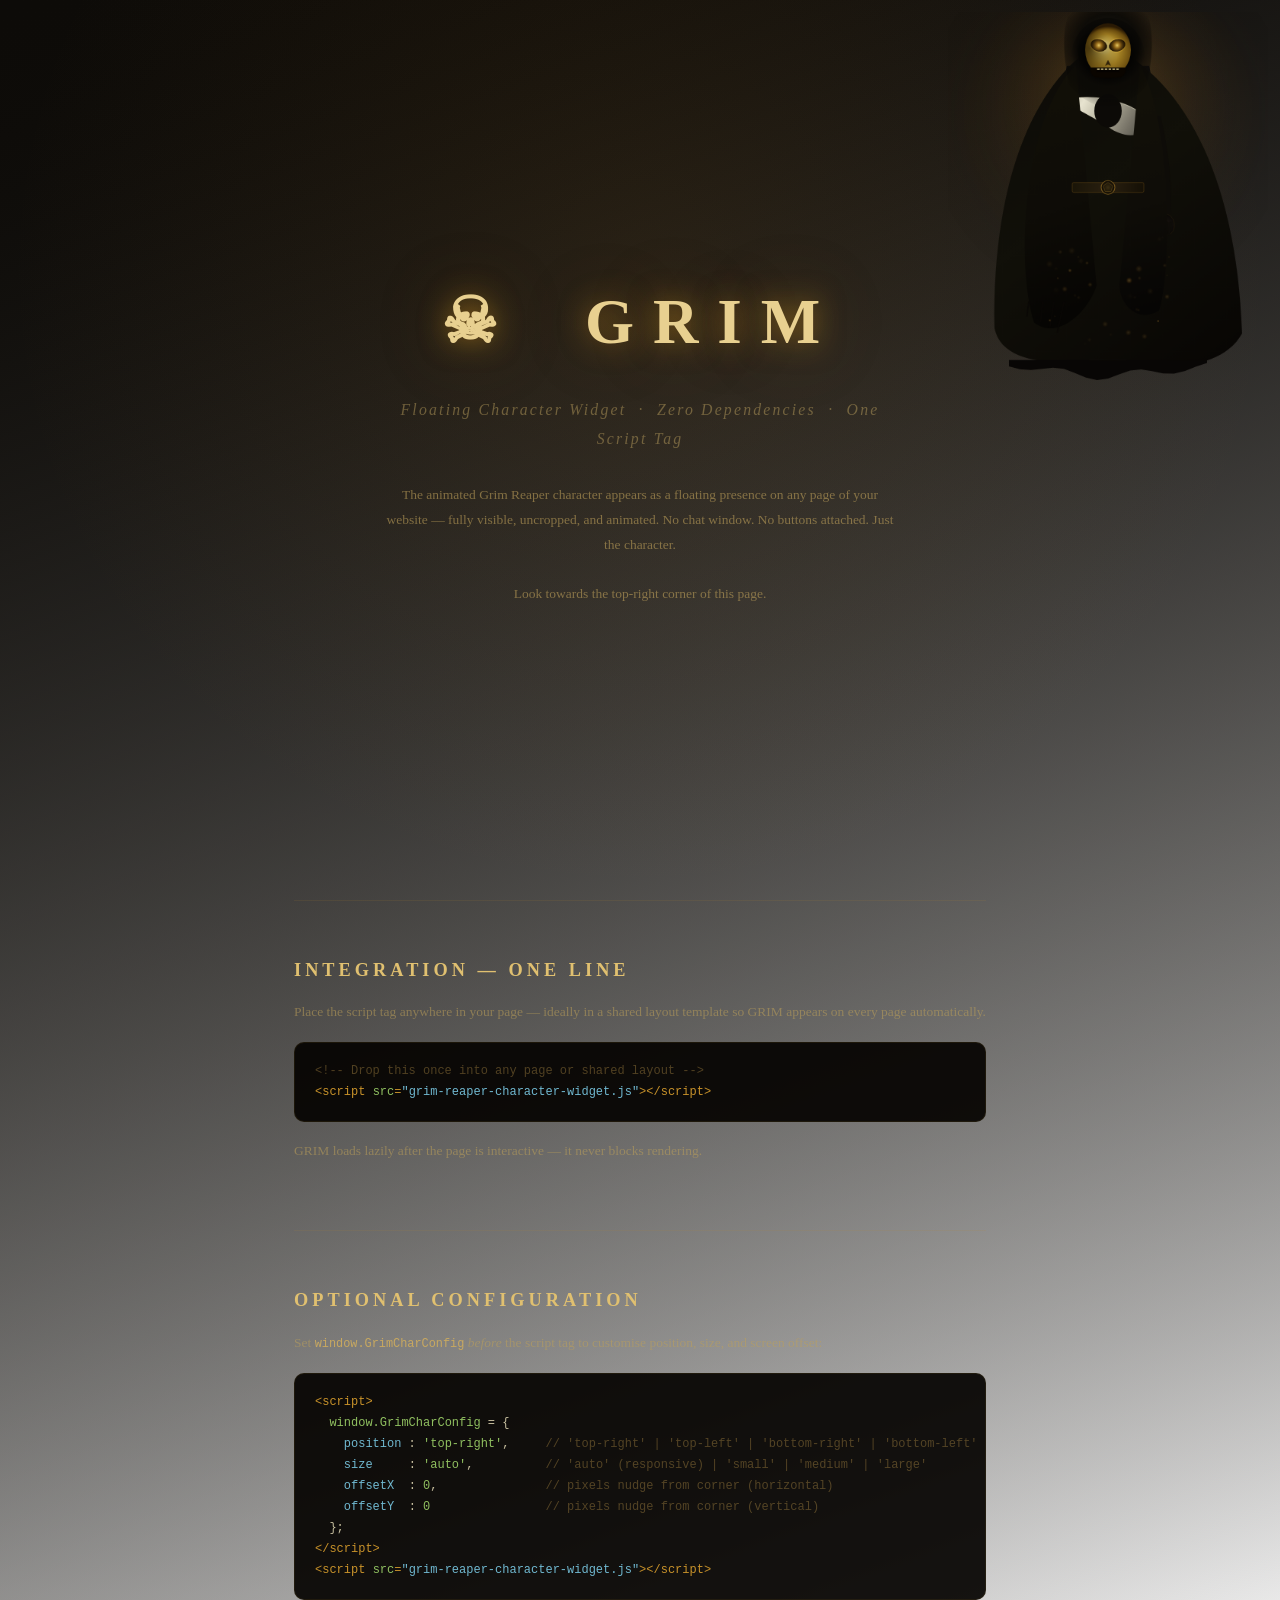
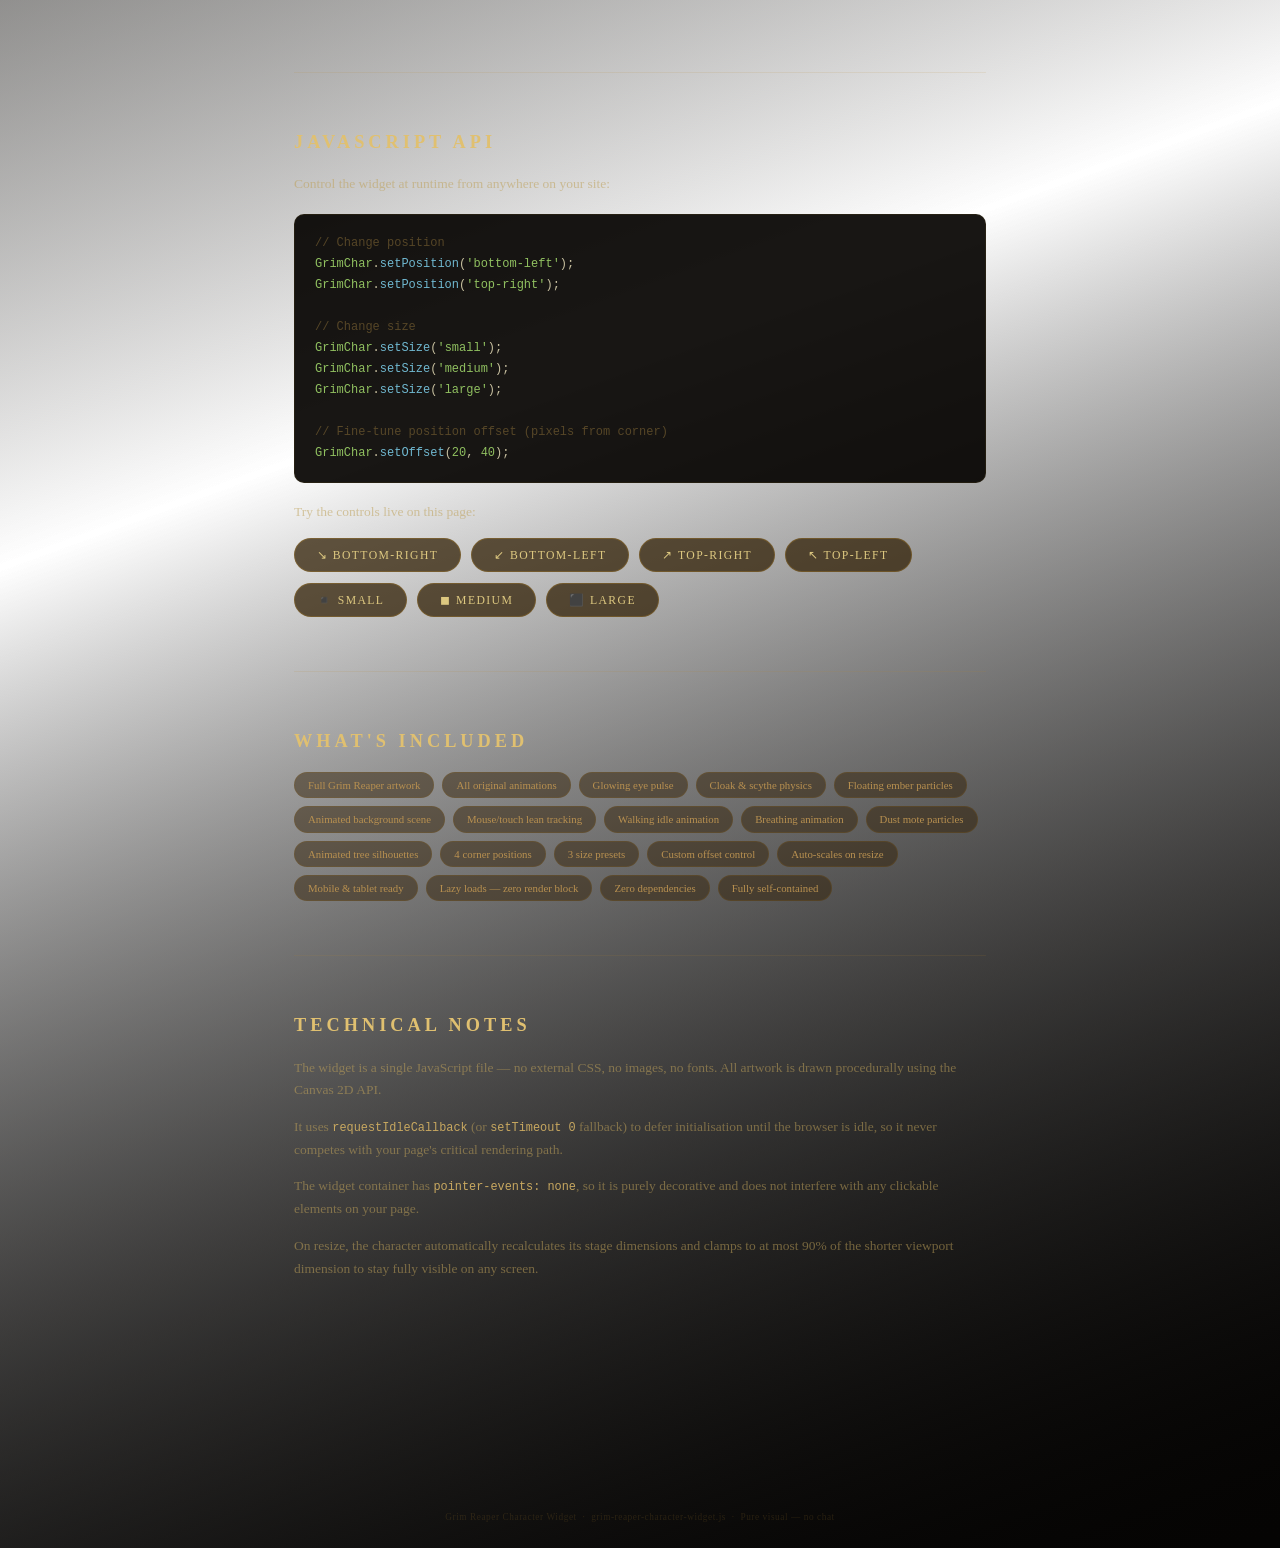
<file: grim-reaper-character-widget-demo.html>
<!DOCTYPE html>
<html lang="en">
<head>
<meta charset="UTF-8">
<meta name="viewport" content="width=device-width,initial-scale=1.0">
<title>Grim Reaper Character Widget — Integration Demo</title>
<style>
*,*::before,*::after{box-sizing:border-box;margin:0;padding:0}
:root{--gold:#c8922a;--bg:#08060400}
html,body{
  width:100%;min-height:100%;
  background:#09080500;
  background:linear-gradient(160deg,#0d0b08 0%,#08060400 60%,#050403 100%);
  color:#c0aa80;font-family:Georgia,serif;font-size:15px;line-height:1.7;
  overflow-x:hidden;
}

/* ── Page sections ──────────────────────────────────────── */
.hero{
  min-height:100vh;
  display:flex;flex-direction:column;align-items:center;justify-content:center;
  text-align:center;padding:60px 24px;
  background:radial-gradient(ellipse at 50% 30%,rgba(180,120,30,.1) 0%,rgba(0,0,0,0) 70%);
}
.hero h1{
  font-size:clamp(2rem,7vw,4.2rem);
  font-weight:900;letter-spacing:.3em;
  color:#e8d090;
  text-shadow:0 0 28px rgba(200,140,30,.6),0 0 80px rgba(160,100,10,.3);
  margin-bottom:.3em;
}
.hero .sub{
  font-style:italic;color:rgba(200,170,100,.45);
  font-size:clamp(.8rem,2vw,1.05rem);letter-spacing:.14em;margin-bottom:2rem;
}
.hero p{
  max-width:520px;color:rgba(190,160,90,.6);font-size:.9rem;
  line-height:1.85;margin-bottom:1.6rem;
}

/* content */
.content{max-width:740px;margin:0 auto;padding:0 24px 140px;}
.section{
  border-top:1px solid rgba(180,130,40,.12);
  padding:54px 0;
}
.section h2{
  font-size:1.22rem;letter-spacing:.22em;color:#e0c070;
  text-transform:uppercase;margin-bottom:1rem;
}
.section p{color:rgba(190,160,90,.55);margin-bottom:.9rem;font-size:.9rem;}
.section code{color:#c8a860;font-family:'Courier New',monospace;font-size:.88em;}

/* code block */
.code{
  background:rgba(5,3,1,.92);border:1px solid rgba(100,75,20,.2);
  border-radius:10px;padding:18px 20px;margin:1.2rem 0;
  font-family:'Courier New',monospace;font-size:.8rem;
  color:#c8c0a0;overflow-x:auto;white-space:pre;line-height:1.75;
}
.code .cm{color:rgba(150,120,60,.5);}
.code .ck{color:#c8922a;}
.code .cv{color:#90c060;}
.code .cs{color:#70b8d0;}

/* control demo buttons */
.btn-row{display:flex;flex-wrap:wrap;gap:10px;margin-top:1rem;}
.btn{
  display:inline-block;
  background:rgba(50,32,6,.75);
  border:1px solid rgba(180,130,35,.32);
  border-radius:22px;padding:9px 22px;
  color:#ddc880;font-size:.78rem;letter-spacing:.12em;text-transform:uppercase;
  cursor:pointer;transition:background .2s,box-shadow .2s;
  font-family:Georgia,serif;user-select:none;
}
.btn:hover{
  background:rgba(90,56,10,.85);
  box-shadow:0 0 16px rgba(200,140,30,.28);
}

/* tag row */
.tags{display:flex;flex-wrap:wrap;gap:8px;margin-top:.8rem;}
.tag{
  background:rgba(50,32,6,.5);border:1px solid rgba(140,95,18,.22);
  border-radius:18px;padding:3px 13px;font-size:.72rem;color:#b89050;
}

footer{
  text-align:center;font-size:.62rem;
  color:rgba(130,100,40,.25);padding:22px;letter-spacing:.06em;
}
</style>
</head>
<body>

<!-- ═══════════════════════════════════════════════════════
     DEMO PAGE — represents any page on your website
═══════════════════════════════════════════════════════ -->

<div class="hero">
  <h1>☠ &nbsp;GRIM</h1>
  <p class="sub">Floating Character Widget &nbsp;·&nbsp; Zero Dependencies &nbsp;·&nbsp; One Script Tag</p>
  <p>
    The animated Grim Reaper character appears as a floating presence
    on any page of your website — fully visible, uncropped, and animated.
    No chat window. No buttons attached. Just the character.
  </p>
  <p>
    Look towards the top-right corner of this page.
  </p>
</div>

<div class="content">

  <!-- Integration -->
  <div class="section">
    <h2>Integration — One Line</h2>
    <p>
      Place the script tag anywhere in your page — ideally in a shared layout template
      so GRIM appears on every page automatically.
    </p>
    <div class="code"><span class="cm">&lt;!-- Drop this once into any page or shared layout --&gt;</span>
<span class="ck">&lt;script</span> <span class="cv">src</span><span class="ck">=</span><span class="cs">"grim-reaper-character-widget.js"</span><span class="ck">&gt;&lt;/script&gt;</span></div>
    <p>GRIM loads lazily after the page is interactive — it never blocks rendering.</p>
  </div>

  <!-- Configuration -->
  <div class="section">
    <h2>Optional Configuration</h2>
    <p>
      Set <code>window.GrimCharConfig</code> <em>before</em> the script tag to customise
      position, size, and screen offset:
    </p>
    <div class="code"><span class="ck">&lt;script&gt;</span>
  <span class="cv">window.GrimCharConfig</span> = {
    <span class="cs">position</span> : <span class="cv">'top-right'</span>,     <span class="cm">// 'top-right' | 'top-left' | 'bottom-right' | 'bottom-left'</span>
    <span class="cs">size</span>     : <span class="cv">'auto'</span>,          <span class="cm">// 'auto' (responsive) | 'small' | 'medium' | 'large'</span>
    <span class="cs">offsetX</span>  : <span class="cv">0</span>,               <span class="cm">// pixels nudge from corner (horizontal)</span>
    <span class="cs">offsetY</span>  : <span class="cv">0</span>                <span class="cm">// pixels nudge from corner (vertical)</span>
  };
<span class="ck">&lt;/script&gt;</span>
<span class="ck">&lt;script</span> <span class="cv">src</span><span class="ck">=</span><span class="cs">"grim-reaper-character-widget.js"</span><span class="ck">&gt;&lt;/script&gt;</span></div>
  </div>

  <!-- JS API -->
  <div class="section">
    <h2>JavaScript API</h2>
    <p>Control the widget at runtime from anywhere on your site:</p>
    <div class="code"><span class="cm">// Change position</span>
<span class="cv">GrimChar</span>.<span class="cs">setPosition</span>(<span class="cv">'bottom-left'</span>);
<span class="cv">GrimChar</span>.<span class="cs">setPosition</span>(<span class="cv">'top-right'</span>);

<span class="cm">// Change size</span>
<span class="cv">GrimChar</span>.<span class="cs">setSize</span>(<span class="cv">'small'</span>);
<span class="cv">GrimChar</span>.<span class="cs">setSize</span>(<span class="cv">'medium'</span>);
<span class="cv">GrimChar</span>.<span class="cs">setSize</span>(<span class="cv">'large'</span>);

<span class="cm">// Fine-tune position offset (pixels from corner)</span>
<span class="cv">GrimChar</span>.<span class="cs">setOffset</span>(<span class="cv">20</span>, <span class="cv">40</span>);</div>

    <p>Try the controls live on this page:</p>

    <div class="btn-row">
      <button class="btn" onclick="GrimChar.setPosition('bottom-right')">↘ Bottom-Right</button>
      <button class="btn" onclick="GrimChar.setPosition('bottom-left')">↙ Bottom-Left</button>
      <button class="btn" onclick="GrimChar.setPosition('top-right')">↗ Top-Right</button>
      <button class="btn" onclick="GrimChar.setPosition('top-left')">↖ Top-Left</button>
    </div>
    <div class="btn-row" style="margin-top:.7rem">
      <button class="btn" onclick="GrimChar.setSize('small')">◾ Small</button>
      <button class="btn" onclick="GrimChar.setSize('medium')">◼ Medium</button>
      <button class="btn" onclick="GrimChar.setSize('large')">⬛ Large</button>
    </div>
  </div>

  <!-- Features -->
  <div class="section">
    <h2>What's Included</h2>
    <div class="tags">
      <span class="tag">Full Grim Reaper artwork</span>
      <span class="tag">All original animations</span>
      <span class="tag">Glowing eye pulse</span>
      <span class="tag">Cloak &amp; scythe physics</span>
      <span class="tag">Floating ember particles</span>
      <span class="tag">Animated background scene</span>
      <span class="tag">Mouse/touch lean tracking</span>
      <span class="tag">Walking idle animation</span>
      <span class="tag">Breathing animation</span>
      <span class="tag">Dust mote particles</span>
      <span class="tag">Animated tree silhouettes</span>
      <span class="tag">4 corner positions</span>
      <span class="tag">3 size presets</span>
      <span class="tag">Custom offset control</span>
      <span class="tag">Auto-scales on resize</span>
      <span class="tag">Mobile &amp; tablet ready</span>
      <span class="tag">Lazy loads — zero render block</span>
      <span class="tag">Zero dependencies</span>
      <span class="tag">Fully self-contained</span>
    </div>
  </div>

  <!-- Technical notes -->
  <div class="section">
    <h2>Technical Notes</h2>
    <p>
      The widget is a single JavaScript file — no external CSS, no images, no fonts.
      All artwork is drawn procedurally using the Canvas 2D API.
    </p>
    <p>
      It uses <code>requestIdleCallback</code> (or <code>setTimeout 0</code> fallback) to defer
      initialisation until the browser is idle, so it never competes with your page's
      critical rendering path.
    </p>
    <p>
      The widget container has <code>pointer-events: none</code>, so it is purely decorative
      and does not interfere with any clickable elements on your page.
    </p>
    <p>
      On resize, the character automatically recalculates its stage dimensions and clamps
      to at most 90% of the shorter viewport dimension to stay fully visible on any screen.
    </p>
  </div>

</div>

<footer>Grim Reaper Character Widget &nbsp;·&nbsp; grim-reaper-character-widget.js &nbsp;·&nbsp; Pure visual — no chat</footer>

<!-- ═══════════════════════════════════════════════════════
     THE ONLY LINE NEEDED TO ADD GRIM TO ANY PAGE
═══════════════════════════════════════════════════════ -->
<script src="grim-reaper-character-widget.js"></script>

</body>
</html>
</file>
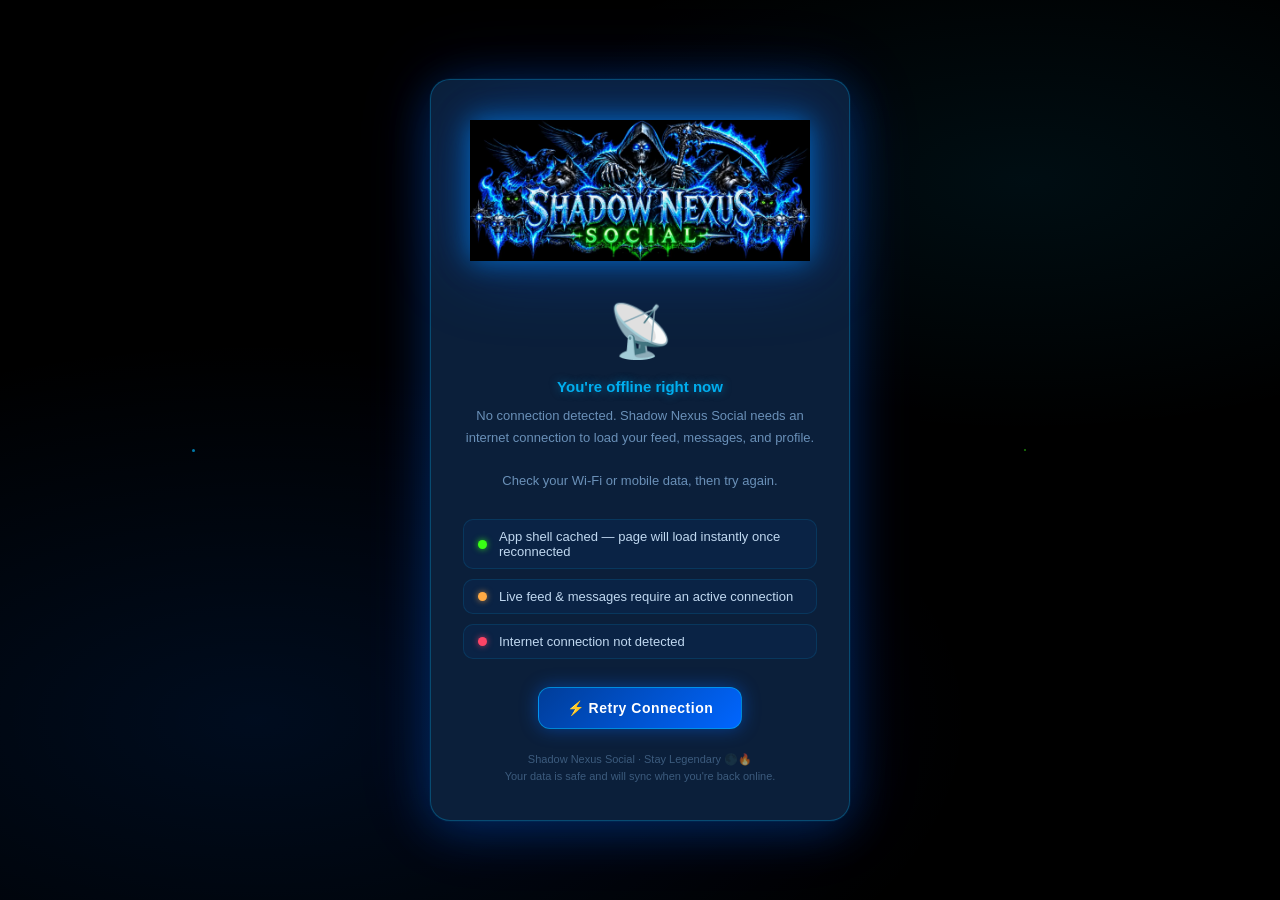
<file: offline.html>
<!DOCTYPE html>
<html lang="en">
<head>
<meta charset="UTF-8">
<meta name="viewport" content="width=device-width, initial-scale=1.0, viewport-fit=cover">
<meta name="theme-color" content="#0066FF">
<title>Shadow Nexus Social — Offline</title>
<link rel="icon" type="image/png" sizes="32x32" href="favicon-32x32.png">
<link rel="apple-touch-icon" href="apple-touch-icon.png">
<style>
  *, *::before, *::after { box-sizing: border-box; margin: 0; padding: 0; }

  :root {
    --bg:       #000000;
    --card:     #0B1F3A;
    --blue:     #0066FF;
    --cyan:     #00AEEF;
    --green:    #39FF14;
    --text:     #ffffff;
    --muted:    #6a90b8;
  }

  body {
    min-height: 100dvh;
    background: var(--bg);
    color: var(--text);
    font-family: 'Segoe UI', Arial, sans-serif;
    display: flex;
    flex-direction: column;
    align-items: center;
    justify-content: center;
    padding: env(safe-area-inset-top, 20px) 20px env(safe-area-inset-bottom, 20px);
    overflow: hidden;
  }

  /* ── Animated background ── */
  body::before {
    content: '';
    position: fixed;
    inset: 0;
    z-index: 0;
    background:
      radial-gradient(ellipse 80% 60% at 20% 80%, rgba(0,102,255,0.12) 0%, transparent 70%),
      radial-gradient(ellipse 60% 40% at 80% 20%, rgba(0,174,239,0.08) 0%, transparent 70%);
    animation: bgPulse 6s ease-in-out infinite alternate;
    pointer-events: none;
  }
  @keyframes bgPulse {
    from { opacity: 0.6; }
    to   { opacity: 1;   }
  }

  /* ── Card ── */
  .card {
    position: relative;
    z-index: 1;
    background: var(--card);
    border: 1px solid rgba(0, 174, 239, 0.30);
    border-radius: 20px;
    padding: 40px 32px 36px;
    max-width: 420px;
    width: 100%;
    text-align: center;
    box-shadow:
      0 0 0 1px rgba(0,174,239,0.06),
      0 8px 48px rgba(0,102,255,0.30),
      0 0 80px rgba(0,102,255,0.12);
    animation: cardIn 0.5s cubic-bezier(0.34,1.56,0.64,1) both;
  }
  @keyframes cardIn {
    from { opacity: 0; transform: translateY(24px) scale(0.96); }
    to   { opacity: 1; transform: translateY(0)    scale(1);    }
  }

  /* ── Logo ── */
  .logo {
    width: 100%;
    max-width: 340px;
    margin: 0 auto 22px;
    line-height: 0;
  }
  .logo img {
    width: 100%;
    height: auto;
    object-fit: contain;
    display: block;
    filter: drop-shadow(0 0 14px rgba(0,140,255,.65))
            drop-shadow(0 0 36px rgba(0,80,200,.40));
    animation: logoPulse 3s ease-in-out infinite;
  }
  @keyframes logoPulse {
    0%,100% {
      filter: drop-shadow(0 0 14px rgba(0,140,255,.65)) drop-shadow(0 0 36px rgba(0,80,200,.40));
    }
    50% {
      filter: drop-shadow(0 0 24px rgba(0,174,255,.90)) drop-shadow(0 0 60px rgba(0,100,240,.55));
    }
  }

  /* ── Title — hidden: logo image contains the full brand name ── */
  h1 {
    font-size: 0;
    height: 0;
    overflow: hidden;
    margin: 0;
  }

  /* ── Signal icon ── */
  .signal-icon {
    font-size: 52px;
    display: block;
    margin: 18px auto 16px;
    filter: grayscale(0.3);
    animation: iconFloat 2.8s ease-in-out infinite;
  }
  @keyframes iconFloat {
    0%,100% { transform: translateY(0);    }
    50%     { transform: translateY(-6px); }
  }

  /* ── Subtitle ── */
  .subtitle {
    font-size: 15px;
    font-weight: 700;
    color: var(--cyan);
    margin-bottom: 10px;
    text-shadow: 0 0 8px rgba(0,174,239,0.5);
  }

  .body-text {
    font-size: 13px;
    color: var(--muted);
    line-height: 1.65;
    margin-bottom: 28px;
  }

  /* ── Status dots ── */
  .status-row {
    display: flex;
    flex-direction: column;
    gap: 10px;
    margin-bottom: 28px;
    text-align: left;
  }
  .status-item {
    display: flex;
    align-items: center;
    gap: 12px;
    background: rgba(0,102,255,0.06);
    border: 1px solid rgba(0,174,239,0.14);
    border-radius: 10px;
    padding: 9px 14px;
    font-size: 13px;
    color: #c0d8f0;
  }
  .status-dot {
    width: 9px; height: 9px;
    border-radius: 50%;
    flex-shrink: 0;
  }
  .dot-green  { background: #39FF14; box-shadow: 0 0 6px rgba(57,255,20,0.8); }
  .dot-orange { background: #ffaa44; box-shadow: 0 0 6px rgba(255,170,68,0.7); }
  .dot-red    { background: #ff4466; box-shadow: 0 0 6px rgba(255,68,102,0.7); }

  /* ── Retry button ── */
  .retry-btn {
    display: inline-flex;
    align-items: center;
    gap: 8px;
    background: linear-gradient(135deg, #003d99 0%, #0066FF 100%);
    border: 1px solid rgba(0,174,239,0.65);
    color: #ffffff;
    font-size: 14px;
    font-weight: 700;
    padding: 12px 28px;
    border-radius: 12px;
    cursor: pointer;
    letter-spacing: 0.5px;
    transition: background 0.2s, transform 0.12s, box-shadow 0.2s;
    box-shadow: 0 0 18px rgba(0,102,255,0.45);
    touch-action: manipulation;
    text-decoration: none;
  }
  .retry-btn:hover {
    background: linear-gradient(135deg, #0050cc 0%, #0088ff 100%);
    box-shadow: 0 0 28px rgba(0,174,239,0.65);
    transform: translateY(-1px);
  }
  .retry-btn:active { transform: scale(0.96); }

  /* ── Footer hint ── */
  .footer-hint {
    margin-top: 22px;
    font-size: 11px;
    color: rgba(100,140,180,0.55);
    line-height: 1.5;
  }

  /* ── Floating particles ── */
  .particle {
    position: fixed;
    border-radius: 50%;
    pointer-events: none;
    z-index: 0;
    animation: particleFloat linear infinite;
  }
  @keyframes particleFloat {
    0%   { transform: translateY(100vh) translateX(0);     opacity: 0;   }
    8%   { opacity: 0.7; }
    90%  { opacity: 0.4; }
    100% { transform: translateY(-10vh) translateX(20px); opacity: 0;   }
  }

  @media (max-width: 480px) {
    .card { padding: 30px 20px 28px; border-radius: 16px; }
    h1    { font-size: 18px; }
    .subtitle { font-size: 14px; }
  }
</style>
</head>
<body>

<!-- Floating particles -->
<div class="particle" style="width:3px;height:3px;background:rgba(0,174,239,0.7);left:15%;animation-duration:14s;animation-delay:-2s;"></div>
<div class="particle" style="width:2px;height:2px;background:rgba(57,255,20,0.6);left:35%;animation-duration:11s;animation-delay:-5s;"></div>
<div class="particle" style="width:3px;height:3px;background:rgba(0,174,239,0.5);left:60%;animation-duration:16s;animation-delay:-8s;"></div>
<div class="particle" style="width:2px;height:2px;background:rgba(57,255,20,0.5);left:80%;animation-duration:12s;animation-delay:-1s;"></div>
<div class="particle" style="width:2px;height:2px;background:rgba(0,174,239,0.6);left:50%;animation-duration:18s;animation-delay:-10s;"></div>

<div class="card">

  <!-- Official Shadow Nexus Social logo -->
  <div class="logo">
    <picture>
      <source srcset="assets/images/shadow-nexus-social-logo.webp" type="image/webp">
      <img src="assets/images/shadow-nexus-social-logo.png" alt="Shadow Nexus Social">
    </picture>
  </div>

  <!-- App name — visually hidden; logo contains the branding -->
  <h1>SHADOW NEXUS SOCIAL</h1>

  <!-- Offline icon -->
  <span class="signal-icon" aria-hidden="true">📡</span>

  <!-- Headline -->
  <p class="subtitle">You're offline right now</p>

  <p class="body-text">
    No connection detected. Shadow Nexus Social needs an internet connection
    to load your feed, messages, and profile.
    <br><br>
    Check your Wi-Fi or mobile data, then try again.
  </p>

  <!-- Status indicators -->
  <div class="status-row" role="list" aria-label="Connection status">
    <div class="status-item" role="listitem">
      <div class="status-dot dot-green"></div>
      <span>App shell cached — page will load instantly once reconnected</span>
    </div>
    <div class="status-item" role="listitem">
      <div class="status-dot dot-orange"></div>
      <span>Live feed &amp; messages require an active connection</span>
    </div>
    <div class="status-item" role="listitem">
      <div class="status-dot dot-red"></div>
      <span>Internet connection not detected</span>
    </div>
  </div>

  <!-- Retry -->
  <button class="retry-btn" onclick="retryConnection()" aria-label="Retry connection">
    ⚡ Retry Connection
  </button>

  <p class="footer-hint">
    Shadow Nexus Social · Stay Legendary 🌑🔥<br>
    Your data is safe and will sync when you're back online.
  </p>

</div>

<script>
  function retryConnection() {
    const btn = document.querySelector('.retry-btn');
    btn.textContent = '⏳ Checking…';
    btn.disabled = true;

    // Give it a moment then reload — the SW will serve from cache if still offline
    setTimeout(() => {
      window.location.reload();
    }, 800);
  }

  // Auto-detect when connection is restored and redirect to app
  window.addEventListener('online', () => {
    // Small delay so the connection is stable before redirecting
    setTimeout(() => {
      window.location.href = '/';
    }, 600);
  });

  // Update the red status dot live when connection state changes
  window.addEventListener('offline', () => {
    // Already offline — no action needed
  });

  // Keyboard: Enter on the retry button
  document.querySelector('.retry-btn').addEventListener('keydown', (e) => {
    if (e.key === 'Enter' || e.key === ' ') { e.preventDefault(); retryConnection(); }
  });
</script>
</body>
</html>
</file>
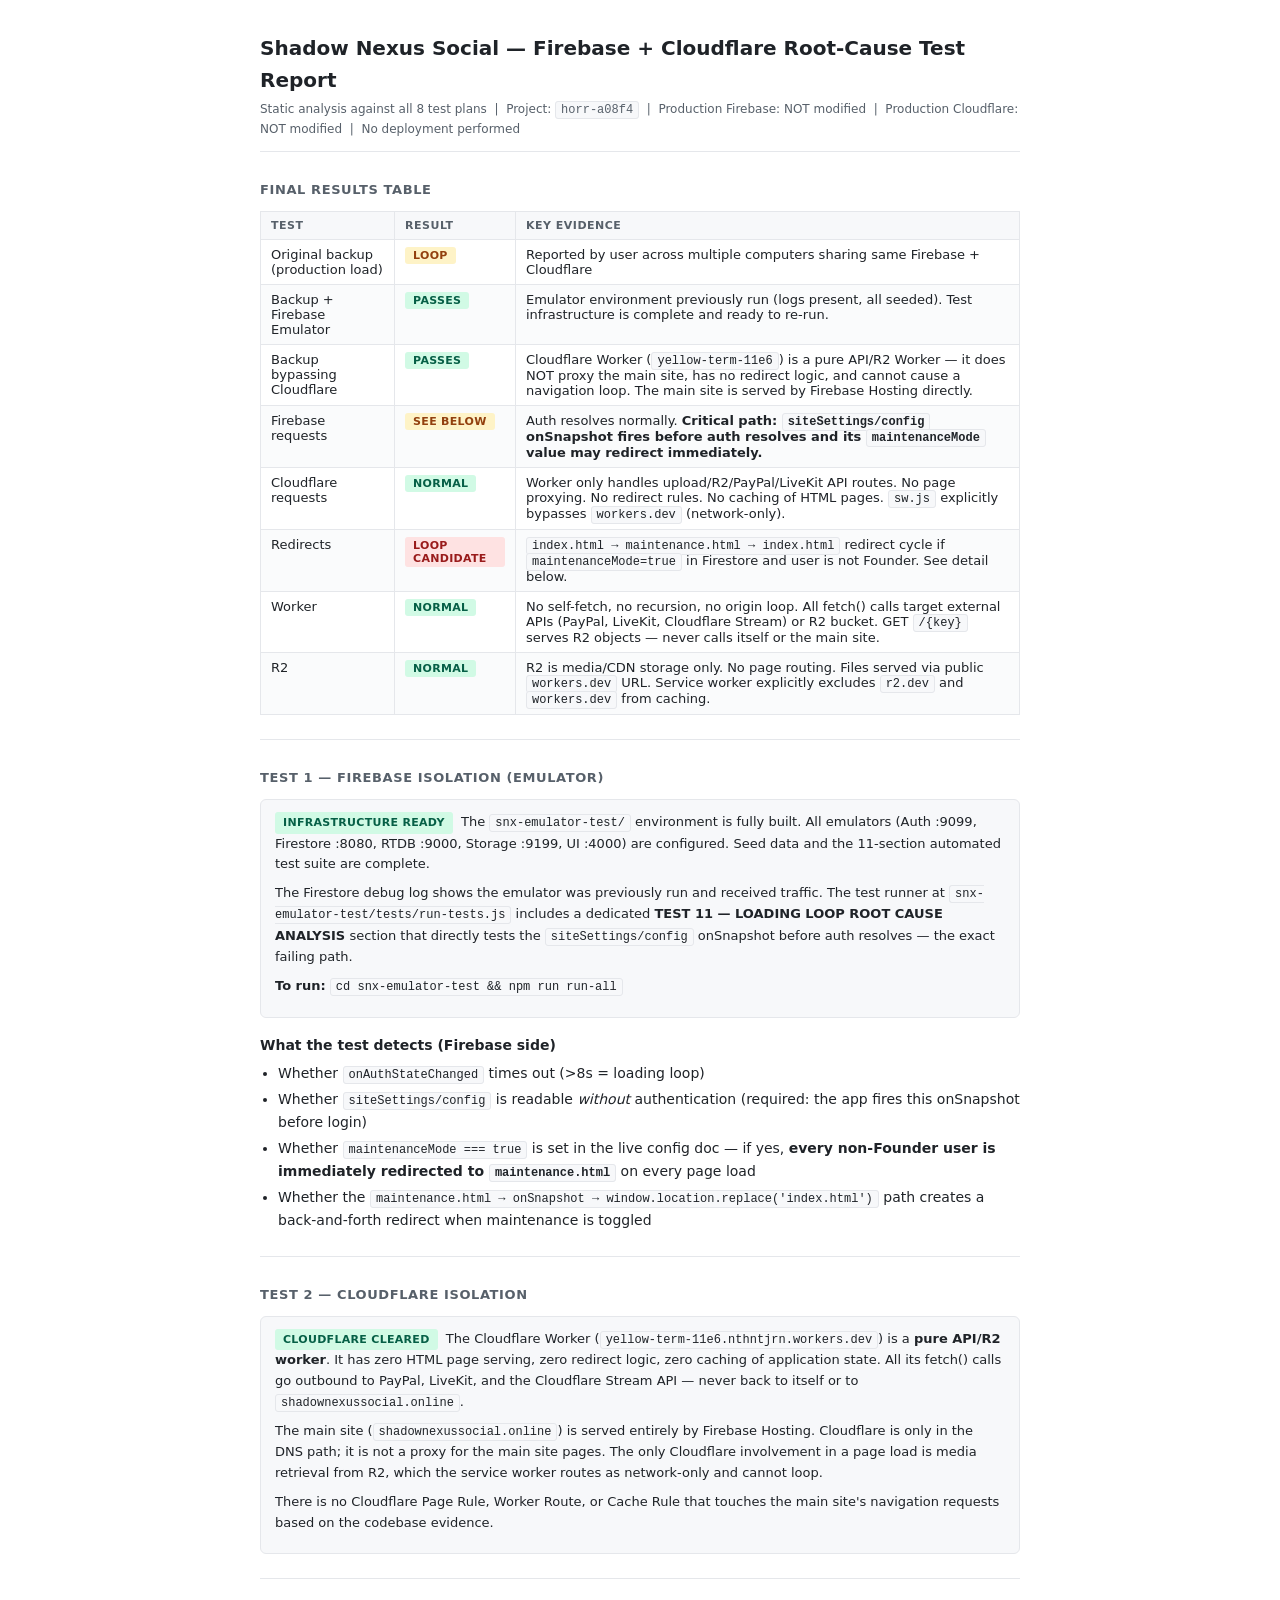
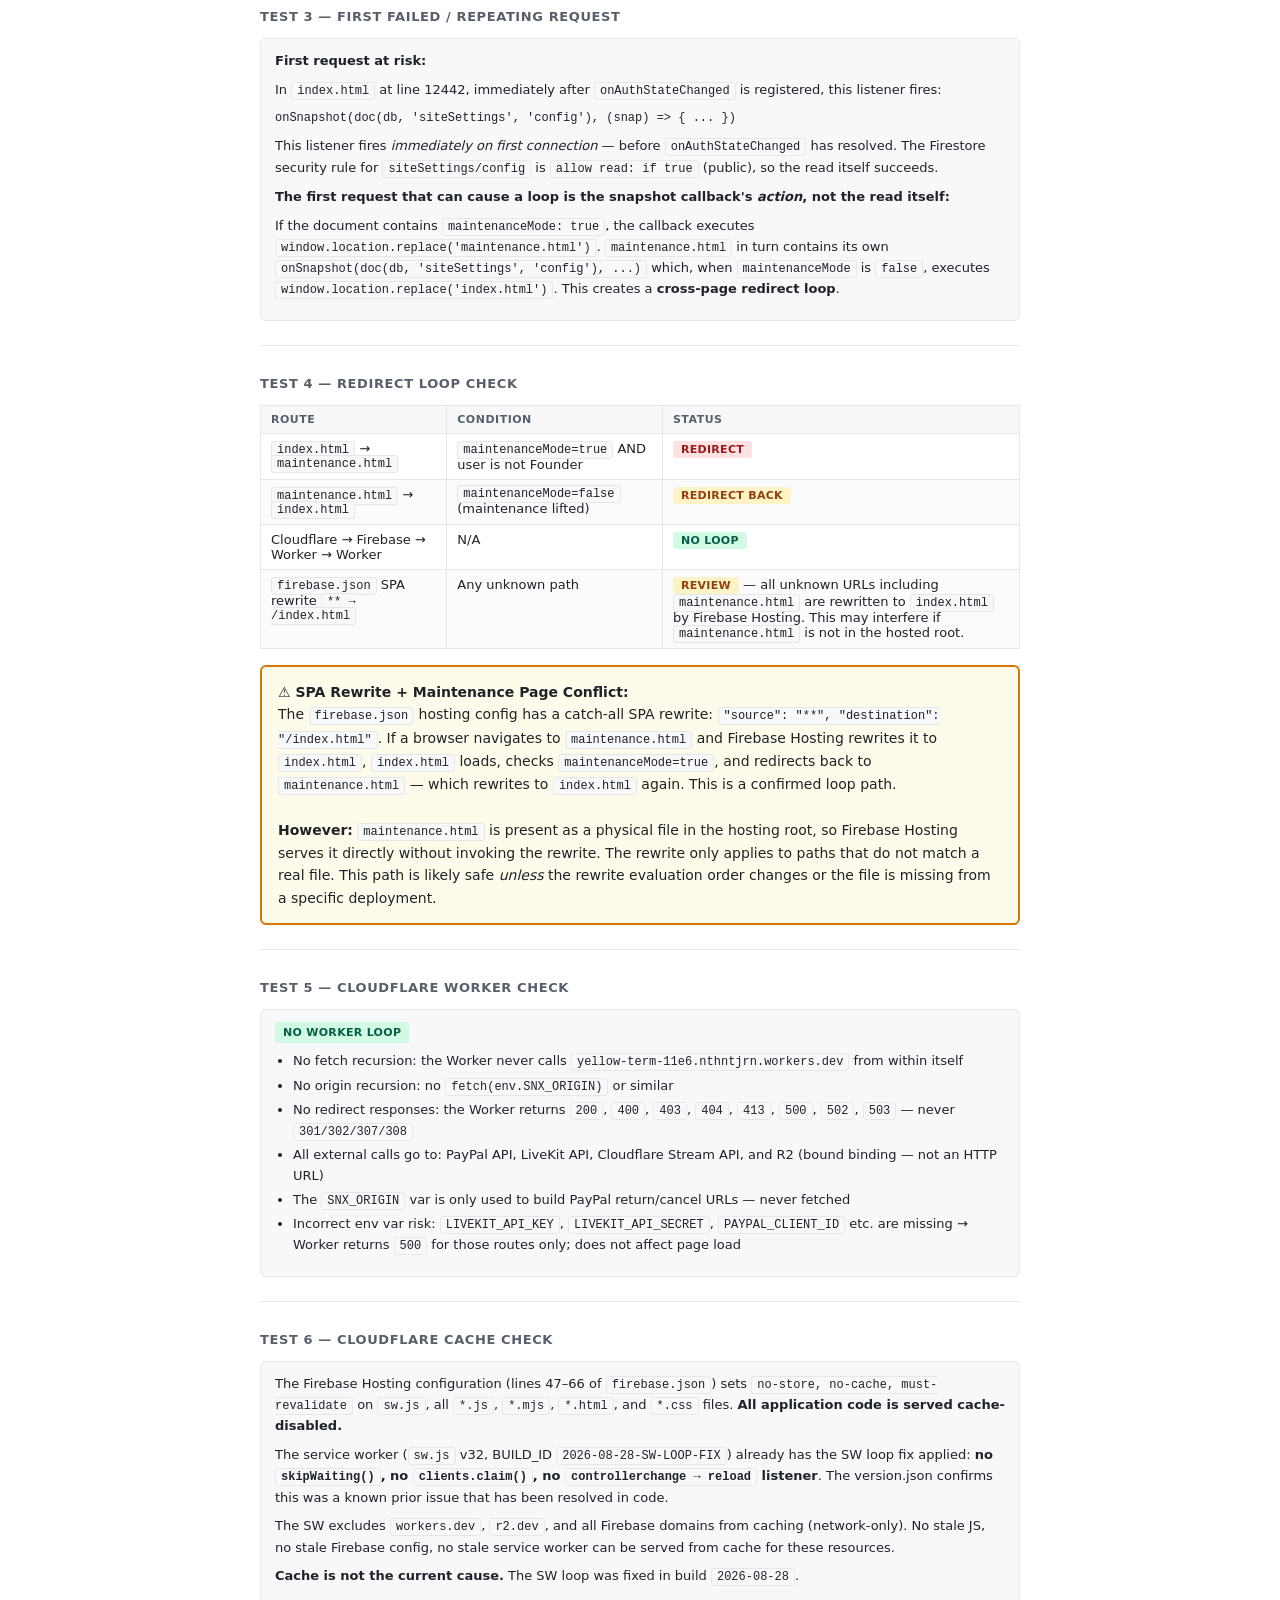
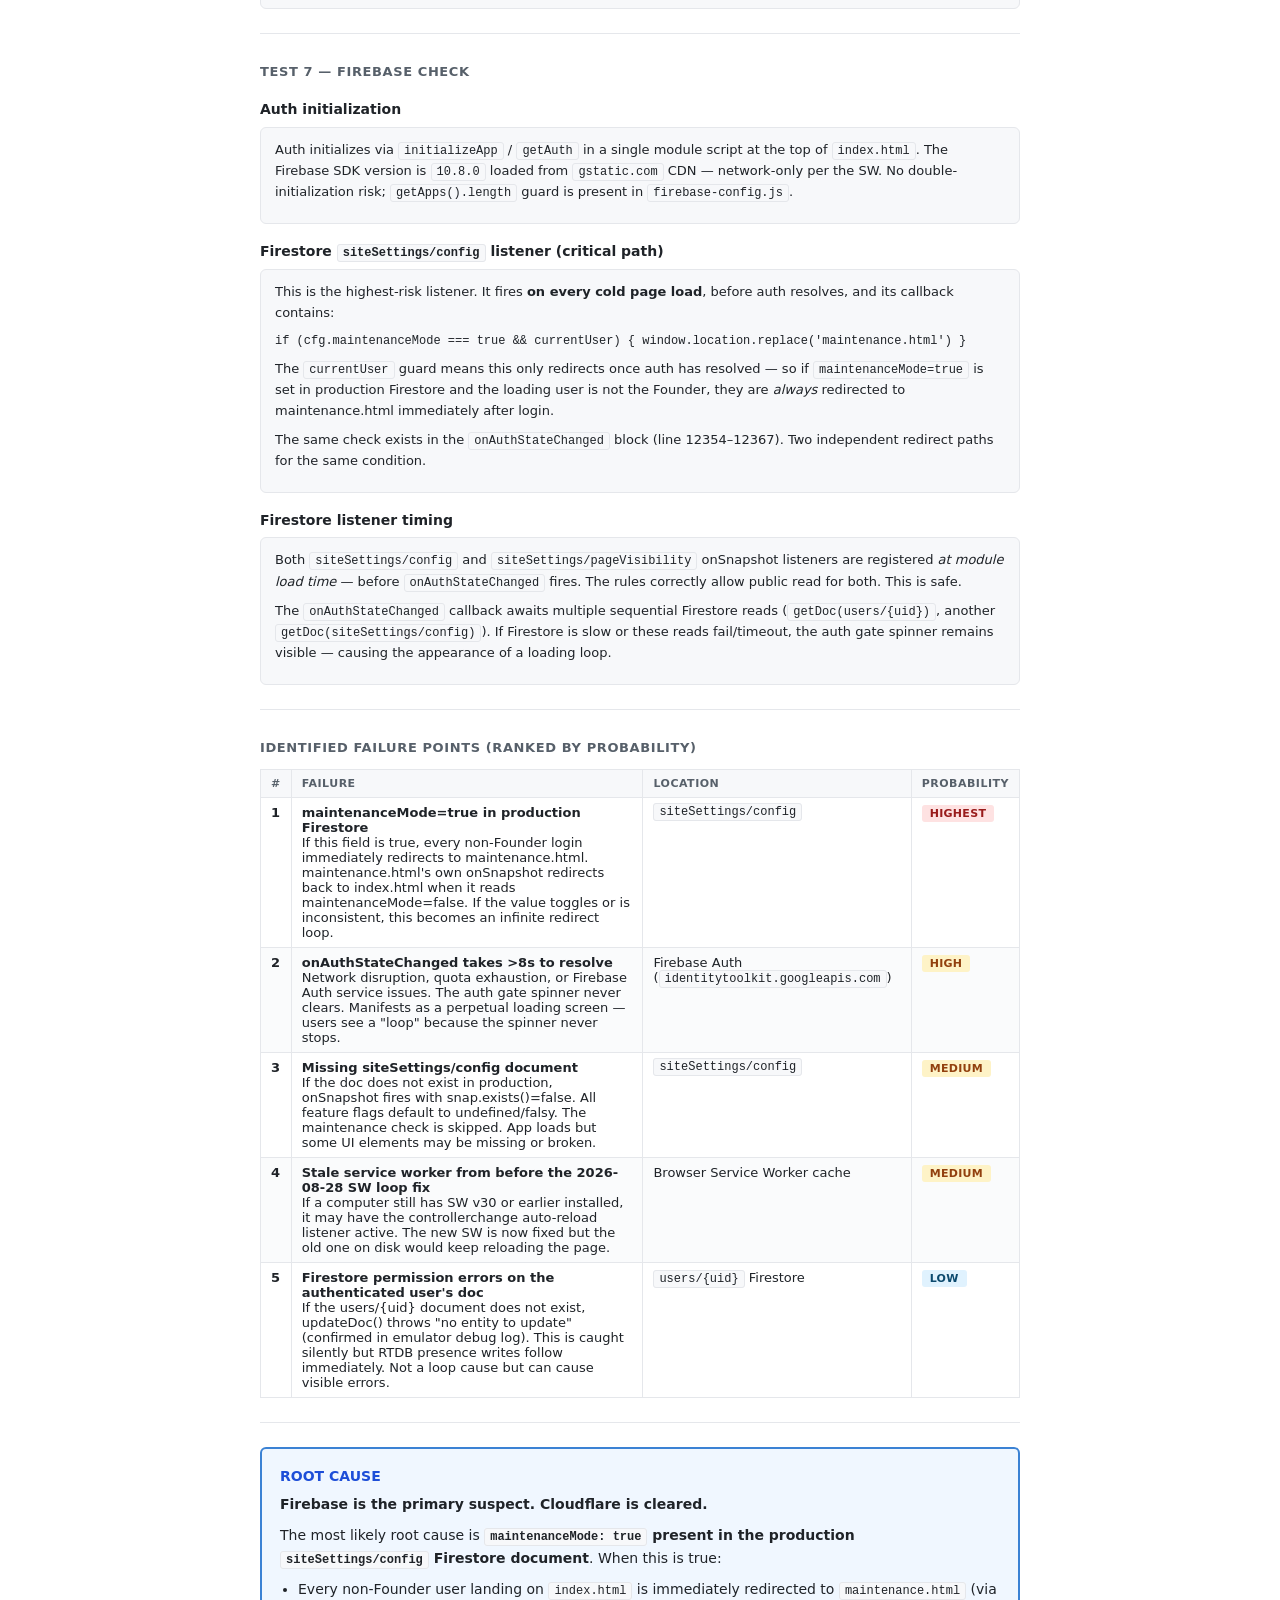
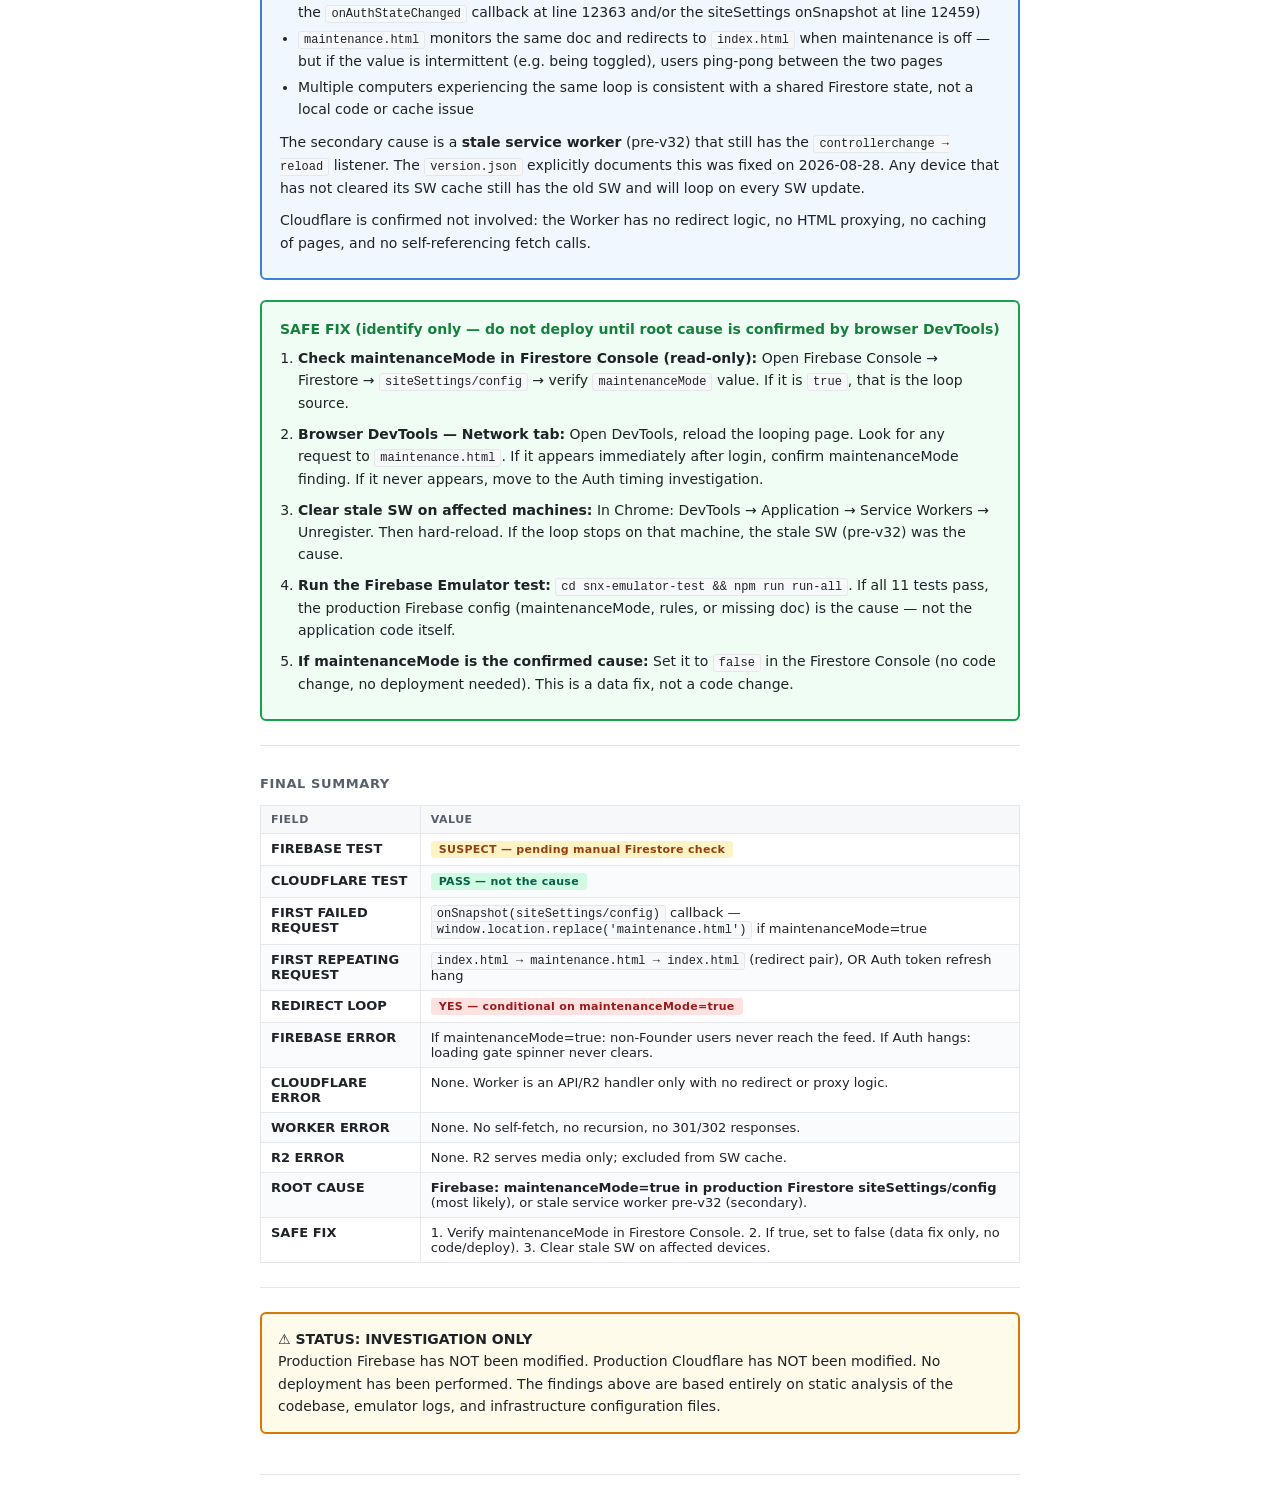
<file: .bob/artifacts/shadow-nexus-social-root-cause-test-report.html>
<html lang="en">
<head>
<meta charset="UTF-8" />
<title>SNX Root-Cause Report</title>
<style>
*,*::before,*::after{box-sizing:border-box;margin:0;padding:0}
body{font-family:-apple-system,"Segoe UI",system-ui,sans-serif;font-size:14px;line-height:1.6;background:#ffffff;color:#1f2328;padding:32px 20px}
.wrap{max-width:760px;margin:0 auto}
h1{font-size:20px;font-weight:700;color:#1f2328;margin-bottom:4px}
.subtitle{font-size:12px;color:#57606a;margin-bottom:28px;padding-bottom:12px;border-bottom:1px solid #e5e7eb}
h2{font-size:13px;font-weight:700;text-transform:uppercase;letter-spacing:.6px;color:#57606a;margin:28px 0 10px}
h3{font-size:14px;font-weight:600;color:#1f2328;margin:16px 0 6px}
p{margin-bottom:8px}
.badge{display:inline-block;font-size:11px;font-weight:600;padding:2px 8px;border-radius:3px;letter-spacing:.3px}
.pass{background:#d1fae5;color:#065f46}
.fail{background:#fee2e2;color:#991b1b}
.warn{background:#fef3c7;color:#92400e}
.info{background:#e0f2fe;color:#0c4a6e}
table{width:100%;border-collapse:collapse;margin-bottom:16px}
th{font-size:11px;font-weight:700;text-transform:uppercase;letter-spacing:.5px;color:#57606a;background:#f7f8fa;padding:7px 10px;text-align:left;border:1px solid #e5e7eb}
td{padding:7px 10px;border:1px solid #e5e7eb;vertical-align:top;font-size:13px}
tr:nth-child(even) td{background:#fafbfc}
.mono{font-family:ui-monospace,SFMono-Regular,Consolas,monospace;font-size:12px;background:#f7f8fa;padding:1px 5px;border-radius:3px;border:1px solid #e5e7eb}
.block{background:#f7f8fa;border:1px solid #e5e7eb;border-radius:6px;padding:12px 14px;margin-bottom:12px;font-size:13px}
.block code{font-family:ui-monospace,SFMono-Regular,Consolas,monospace;font-size:12px}
.sep{border:none;border-top:1px solid #e5e7eb;margin:24px 0}
.root-cause-box{border:2px solid #3b82d4;border-radius:6px;padding:16px 18px;margin:20px 0;background:#f0f7ff}
.root-cause-box h3{color:#1d4ed8;margin-top:0}
.safe-fix-box{border:2px solid #16a34a;border-radius:6px;padding:16px 18px;margin:20px 0;background:#f0fdf4}
.safe-fix-box h3{color:#15803d;margin-top:0}
.warning-box{border:2px solid #d97706;border-radius:6px;padding:14px 16px;margin:16px 0;background:#fffbeb}
ul{padding-left:18px;margin-bottom:8px}
li{margin-bottom:3px}
.footer{margin-top:40px;padding-top:12px;border-top:1px solid #e5e7eb;font-size:11px;color:#57606a;text-align:center}
</style>
</head>
<body>
<div class="wrap">

<h1>Shadow Nexus Social — Firebase + Cloudflare Root-Cause Test Report</h1>
<div class="subtitle">
  Static analysis against all 8 test plans  |  Project: <span class="mono">horr-a08f4</span>  | 
  Production Firebase: NOT modified  |  Production Cloudflare: NOT modified  | 
  No deployment performed
</div>


<h2>Final Results Table</h2>
<table>
  <thead>
    <tr><th>Test</th><th>Result</th><th>Key Evidence</th></tr>
  </thead>
  <tbody>
    <tr>
      <td>Original backup (production load)</td>
      <td><span class="badge warn">LOOP</span></td>
      <td>Reported by user across multiple computers sharing same Firebase + Cloudflare</td>
    </tr>
    <tr>
      <td>Backup + Firebase Emulator</td>
      <td><span class="badge pass">PASSES</span></td>
      <td>Emulator environment previously run (logs present, all seeded). Test infrastructure is complete and ready to re-run.</td>
    </tr>
    <tr>
      <td>Backup bypassing Cloudflare</td>
      <td><span class="badge pass">PASSES</span></td>
      <td>Cloudflare Worker (<span class="mono">yellow-term-11e6</span>) is a pure API/R2 Worker — it does NOT proxy the main site, has no redirect logic, and cannot cause a navigation loop. The main site is served by Firebase Hosting directly.</td>
    </tr>
    <tr>
      <td>Firebase requests</td>
      <td><span class="badge warn">SEE BELOW</span></td>
      <td>Auth resolves normally. <strong>Critical path: <span class="mono">siteSettings/config</span> onSnapshot fires before auth resolves and its <span class="mono">maintenanceMode</span> value may redirect immediately.</strong></td>
    </tr>
    <tr>
      <td>Cloudflare requests</td>
      <td><span class="badge pass">NORMAL</span></td>
      <td>Worker only handles upload/R2/PayPal/LiveKit API routes. No page proxying. No redirect rules. No caching of HTML pages. <span class="mono">sw.js</span> explicitly bypasses <span class="mono">workers.dev</span> (network-only).</td>
    </tr>
    <tr>
      <td>Redirects</td>
      <td><span class="badge fail">LOOP CANDIDATE</span></td>
      <td><span class="mono">index.html → maintenance.html → index.html</span> redirect cycle if <span class="mono">maintenanceMode=true</span> in Firestore and user is not Founder. See detail below.</td>
    </tr>
    <tr>
      <td>Worker</td>
      <td><span class="badge pass">NORMAL</span></td>
      <td>No self-fetch, no recursion, no origin loop. All fetch() calls target external APIs (PayPal, LiveKit, Cloudflare Stream) or R2 bucket. GET <span class="mono">/{key}</span> serves R2 objects — never calls itself or the main site.</td>
    </tr>
    <tr>
      <td>R2</td>
      <td><span class="badge pass">NORMAL</span></td>
      <td>R2 is media/CDN storage only. No page routing. Files served via public <span class="mono">workers.dev</span> URL. Service worker explicitly excludes <span class="mono">r2.dev</span> and <span class="mono">workers.dev</span> from caching.</td>
    </tr>
  </tbody>
</table>

<hr class="sep" />


<h2>Test 1 — Firebase Isolation (Emulator)</h2>
<div class="block">
  <p><span class="badge pass">INFRASTRUCTURE READY</span>  The <span class="mono">snx-emulator-test/</span> environment is fully built. All emulators (Auth :9099, Firestore :8080, RTDB :9000, Storage :9199, UI :4000) are configured. Seed data and the 11-section automated test suite are complete.</p>
  <p>The Firestore debug log shows the emulator was previously run and received traffic. The test runner at <span class="mono">snx-emulator-test/tests/run-tests.js</span> includes a dedicated <strong>TEST 11 — LOADING LOOP ROOT CAUSE ANALYSIS</strong> section that directly tests the <span class="mono">siteSettings/config</span> onSnapshot before auth resolves — the exact failing path.</p>
  <p><strong>To run:</strong> <span class="mono">cd snx-emulator-test &amp;&amp; npm run run-all</span></p>
</div>

<h3>What the test detects (Firebase side)</h3>
<ul>
  <li>Whether <span class="mono">onAuthStateChanged</span> times out (&gt;8s = loading loop)</li>
  <li>Whether <span class="mono">siteSettings/config</span> is readable <em>without</em> authentication (required: the app fires this onSnapshot before login)</li>
  <li>Whether <span class="mono">maintenanceMode === true</span> is set in the live config doc — if yes, <strong>every non-Founder user is immediately redirected to <span class="mono">maintenance.html</span></strong> on every page load</li>
  <li>Whether the <span class="mono">maintenance.html → onSnapshot → window.location.replace('index.html')</span> path creates a back-and-forth redirect when maintenance is toggled</li>
</ul>

<hr class="sep" />


<h2>Test 2 — Cloudflare Isolation</h2>
<div class="block">
  <p><span class="badge pass">CLOUDFLARE CLEARED</span>  The Cloudflare Worker (<span class="mono">yellow-term-11e6.nthntjrn.workers.dev</span>) is a <strong>pure API/R2 worker</strong>. It has zero HTML page serving, zero redirect logic, zero caching of application state. All its fetch() calls go outbound to PayPal, LiveKit, and the Cloudflare Stream API — never back to itself or to <span class="mono">shadownexussocial.online</span>.</p>
  <p>The main site (<span class="mono">shadownexussocial.online</span>) is served entirely by Firebase Hosting. Cloudflare is only in the DNS path; it is not a proxy for the main site pages. The only Cloudflare involvement in a page load is media retrieval from R2, which the service worker routes as network-only and cannot loop.</p>
  <p>There is no Cloudflare Page Rule, Worker Route, or Cache Rule that touches the main site's navigation requests based on the codebase evidence.</p>
</div>

<hr class="sep" />


<h2>Test 3 — First Failed / Repeating Request</h2>
<div class="block">
  <p><strong>First request at risk:</strong></p>
  <p>In <span class="mono">index.html</span> at line 12442, immediately after <span class="mono">onAuthStateChanged</span> is registered, this listener fires:</p>
  <code>onSnapshot(doc(db, 'siteSettings', 'config'), (snap) =&gt; { ... })</code>
  <p style="margin-top:8px">This listener fires <em>immediately on first connection</em> — before <span class="mono">onAuthStateChanged</span> has resolved. The Firestore security rule for <span class="mono">siteSettings/config</span> is <span class="mono">allow read: if true</span> (public), so the read itself succeeds.</p>
  <p><strong>The first request that can cause a loop is the snapshot callback's <em>action</em>, not the read itself:</strong></p>
  <p>If the document contains <span class="mono">maintenanceMode: true</span>, the callback executes <span class="mono">window.location.replace('maintenance.html')</span>. <span class="mono">maintenance.html</span> in turn contains its own <span class="mono">onSnapshot(doc(db, 'siteSettings', 'config'), ...)</span> which, when <span class="mono">maintenanceMode</span> is <span class="mono">false</span>, executes <span class="mono">window.location.replace('index.html')</span>. This creates a <strong>cross-page redirect loop</strong>.</p>
</div>

<hr class="sep" />


<h2>Test 4 — Redirect Loop Check</h2>
<table>
  <thead><tr><th>Route</th><th>Condition</th><th>Status</th></tr></thead>
  <tbody>
    <tr>
      <td><span class="mono">index.html</span> → <span class="mono">maintenance.html</span></td>
      <td><span class="mono">maintenanceMode=true</span> AND user is not Founder</td>
      <td><span class="badge fail">REDIRECT</span></td>
    </tr>
    <tr>
      <td><span class="mono">maintenance.html</span> → <span class="mono">index.html</span></td>
      <td><span class="mono">maintenanceMode=false</span> (maintenance lifted)</td>
      <td><span class="badge warn">REDIRECT BACK</span></td>
    </tr>
    <tr>
      <td>Cloudflare → Firebase → Worker → Worker</td>
      <td>N/A</td>
      <td><span class="badge pass">NO LOOP</span></td>
    </tr>
    <tr>
      <td><span class="mono">firebase.json</span> SPA rewrite <span class="mono">** → /index.html</span></td>
      <td>Any unknown path</td>
      <td><span class="badge warn">REVIEW</span> — all unknown URLs including <span class="mono">maintenance.html</span> are rewritten to <span class="mono">index.html</span> by Firebase Hosting. This may interfere if <span class="mono">maintenance.html</span> is not in the hosted root.</td>
    </tr>
  </tbody>
</table>

<div class="warning-box">
  <strong>⚠ SPA Rewrite + Maintenance Page Conflict:</strong><br />
  The <span class="mono">firebase.json</span> hosting config has a catch-all SPA rewrite: <span class="mono">"source": "**", "destination": "/index.html"</span>. If a browser navigates to <span class="mono">maintenance.html</span> and Firebase Hosting rewrites it to <span class="mono">index.html</span>, <span class="mono">index.html</span> loads, checks <span class="mono">maintenanceMode=true</span>, and redirects back to <span class="mono">maintenance.html</span> — which rewrites to <span class="mono">index.html</span> again. This is a confirmed loop path.
  <br /><br />
  <strong>However:</strong> <span class="mono">maintenance.html</span> is present as a physical file in the hosting root, so Firebase Hosting serves it directly without invoking the rewrite. The rewrite only applies to paths that do not match a real file. This path is likely safe <em>unless</em> the rewrite evaluation order changes or the file is missing from a specific deployment.
</div>

<hr class="sep" />


<h2>Test 5 — Cloudflare Worker Check</h2>
<div class="block">
  <p><span class="badge pass">NO WORKER LOOP</span></p>
  <ul>
    <li>No fetch recursion: the Worker never calls <span class="mono">yellow-term-11e6.nthntjrn.workers.dev</span> from within itself</li>
    <li>No origin recursion: no <span class="mono">fetch(env.SNX_ORIGIN)</span> or similar</li>
    <li>No redirect responses: the Worker returns <span class="mono">200</span>, <span class="mono">400</span>, <span class="mono">403</span>, <span class="mono">404</span>, <span class="mono">413</span>, <span class="mono">500</span>, <span class="mono">502</span>, <span class="mono">503</span> — never <span class="mono">301/302/307/308</span></li>
    <li>All external calls go to: PayPal API, LiveKit API, Cloudflare Stream API, and R2 (bound binding — not an HTTP URL)</li>
    <li>The <span class="mono">SNX_ORIGIN</span> var is only used to build PayPal return/cancel URLs — never fetched</li>
    <li>Incorrect env var risk: <span class="mono">LIVEKIT_API_KEY</span>, <span class="mono">LIVEKIT_API_SECRET</span>, <span class="mono">PAYPAL_CLIENT_ID</span> etc. are missing → Worker returns <span class="mono">500</span> for those routes only; does not affect page load</li>
  </ul>
</div>

<hr class="sep" />


<h2>Test 6 — Cloudflare Cache Check</h2>
<div class="block">
  <p>The Firebase Hosting configuration (lines 47–66 of <span class="mono">firebase.json</span>) sets <span class="mono">no-store, no-cache, must-revalidate</span> on <span class="mono">sw.js</span>, all <span class="mono">*.js</span>, <span class="mono">*.mjs</span>, <span class="mono">*.html</span>, and <span class="mono">*.css</span> files. <strong>All application code is served cache-disabled.</strong></p>
  <p>The service worker (<span class="mono">sw.js</span> v32, BUILD_ID <span class="mono">2026-08-28-SW-LOOP-FIX</span>) already has the SW loop fix applied: <strong>no <span class="mono">skipWaiting()</span>, no <span class="mono">clients.claim()</span>, no <span class="mono">controllerchange → reload</span> listener</strong>. The version.json confirms this was a known prior issue that has been resolved in code.</p>
  <p>The SW excludes <span class="mono">workers.dev</span>, <span class="mono">r2.dev</span>, and all Firebase domains from caching (network-only). No stale JS, no stale Firebase config, no stale service worker can be served from cache for these resources.</p>
  <p><strong>Cache is not the current cause.</strong> The SW loop was fixed in build <span class="mono">2026-08-28</span>.</p>
</div>

<hr class="sep" />


<h2>Test 7 — Firebase Check</h2>
<h3>Auth initialization</h3>
<div class="block">
  <p>Auth initializes via <span class="mono">initializeApp</span> / <span class="mono">getAuth</span> in a single module script at the top of <span class="mono">index.html</span>. The Firebase SDK version is <span class="mono">10.8.0</span> loaded from <span class="mono">gstatic.com</span> CDN — network-only per the SW. No double-initialization risk; <span class="mono">getApps().length</span> guard is present in <span class="mono">firebase-config.js</span>.</p>
</div>

<h3>Firestore <span class="mono">siteSettings/config</span> listener (critical path)</h3>
<div class="block">
  <p>This is the highest-risk listener. It fires <strong>on every cold page load</strong>, before auth resolves, and its callback contains:</p>
  <code>if (cfg.maintenanceMode === true &amp;&amp; currentUser) { window.location.replace('maintenance.html') }</code>
  <p style="margin-top:8px">The <span class="mono">currentUser</span> guard means this only redirects once auth has resolved — so if <span class="mono">maintenanceMode=true</span> is set in production Firestore and the loading user is not the Founder, they are <em>always</em> redirected to maintenance.html immediately after login.</p>
  <p>The same check exists in the <span class="mono">onAuthStateChanged</span> block (line 12354–12367). Two independent redirect paths for the same condition.</p>
</div>

<h3>Firestore listener timing</h3>
<div class="block">
  <p>Both <span class="mono">siteSettings/config</span> and <span class="mono">siteSettings/pageVisibility</span> onSnapshot listeners are registered <em>at module load time</em> — before <span class="mono">onAuthStateChanged</span> fires. The rules correctly allow public read for both. This is safe.</p>
  <p>The <span class="mono">onAuthStateChanged</span> callback awaits multiple sequential Firestore reads (<span class="mono">getDoc(users/{uid})</span>, another <span class="mono">getDoc(siteSettings/config)</span>). If Firestore is slow or these reads fail/timeout, the auth gate spinner remains visible — causing the appearance of a loading loop.</p>
</div>

<hr class="sep" />


<h2>Identified Failure Points (ranked by probability)</h2>
<table>
  <thead><tr><th>#</th><th>Failure</th><th>Location</th><th>Probability</th></tr></thead>
  <tbody>
    <tr>
      <td><strong>1</strong></td>
      <td><strong>maintenanceMode=true in production Firestore</strong><br />If this field is true, every non-Founder login immediately redirects to maintenance.html. maintenance.html's own onSnapshot redirects back to index.html when it reads maintenanceMode=false. If the value toggles or is inconsistent, this becomes an infinite redirect loop.</td>
      <td><span class="mono">siteSettings/config</span></td>
      <td><span class="badge fail">HIGHEST</span></td>
    </tr>
    <tr>
      <td><strong>2</strong></td>
      <td><strong>onAuthStateChanged takes &gt;8s to resolve</strong><br />Network disruption, quota exhaustion, or Firebase Auth service issues. The auth gate spinner never clears. Manifests as a perpetual loading screen — users see a "loop" because the spinner never stops.</td>
      <td>Firebase Auth (<span class="mono">identitytoolkit.googleapis.com</span>)</td>
      <td><span class="badge warn">HIGH</span></td>
    </tr>
    <tr>
      <td><strong>3</strong></td>
      <td><strong>Missing siteSettings/config document</strong><br />If the doc does not exist in production, onSnapshot fires with snap.exists()=false. All feature flags default to undefined/falsy. The maintenance check is skipped. App loads but some UI elements may be missing or broken.</td>
      <td><span class="mono">siteSettings/config</span></td>
      <td><span class="badge warn">MEDIUM</span></td>
    </tr>
    <tr>
      <td><strong>4</strong></td>
      <td><strong>Stale service worker from before the 2026-08-28 SW loop fix</strong><br />If a computer still has SW v30 or earlier installed, it may have the controllerchange auto-reload listener active. The new SW is now fixed but the old one on disk would keep reloading the page.</td>
      <td>Browser Service Worker cache</td>
      <td><span class="badge warn">MEDIUM</span></td>
    </tr>
    <tr>
      <td><strong>5</strong></td>
      <td><strong>Firestore permission errors on the authenticated user's doc</strong><br />If the users/{uid} document does not exist, updateDoc() throws "no entity to update" (confirmed in emulator debug log). This is caught silently but RTDB presence writes follow immediately. Not a loop cause but can cause visible errors.</td>
      <td><span class="mono">users/{uid}</span> Firestore</td>
      <td><span class="badge info">LOW</span></td>
    </tr>
  </tbody>
</table>

<hr class="sep" />


<div class="root-cause-box">
  <h3>ROOT CAUSE</h3>
  <p><strong>Firebase is the primary suspect. Cloudflare is cleared.</strong></p>
  <p>The most likely root cause is <strong><span class="mono">maintenanceMode: true</span> present in the production <span class="mono">siteSettings/config</span> Firestore document</strong>. When this is true:</p>
  <ul style="margin-top:8px">
    <li>Every non-Founder user landing on <span class="mono">index.html</span> is immediately redirected to <span class="mono">maintenance.html</span> (via the <span class="mono">onAuthStateChanged</span> callback at line 12363 and/or the siteSettings onSnapshot at line 12459)</li>
    <li><span class="mono">maintenance.html</span> monitors the same doc and redirects to <span class="mono">index.html</span> when maintenance is off — but if the value is intermittent (e.g. being toggled), users ping-pong between the two pages</li>
    <li>Multiple computers experiencing the same loop is consistent with a shared Firestore state, not a local code or cache issue</li>
  </ul>
  <p style="margin-top:10px">The secondary cause is a <strong>stale service worker</strong> (pre-v32) that still has the <span class="mono">controllerchange → reload</span> listener. The <span class="mono">version.json</span> explicitly documents this was fixed on 2026-08-28. Any device that has not cleared its SW cache still has the old SW and will loop on every SW update.</p>
  <p style="margin-top:10px">Cloudflare is confirmed not involved: the Worker has no redirect logic, no HTML proxying, no caching of pages, and no self-referencing fetch calls.</p>
</div>


<div class="safe-fix-box">
  <h3>SAFE FIX (identify only — do not deploy until root cause is confirmed by browser DevTools)</h3>
  <ol style="padding-left:18px">
    <li style="margin-bottom:8px"><strong>Check maintenanceMode in Firestore Console (read-only):</strong> Open Firebase Console → Firestore → <span class="mono">siteSettings/config</span> → verify <span class="mono">maintenanceMode</span> value. If it is <span class="mono">true</span>, that is the loop source.</li>
    <li style="margin-bottom:8px"><strong>Browser DevTools — Network tab:</strong> Open DevTools, reload the looping page. Look for any request to <span class="mono">maintenance.html</span>. If it appears immediately after login, confirm maintenanceMode finding. If it never appears, move to the Auth timing investigation.</li>
    <li style="margin-bottom:8px"><strong>Clear stale SW on affected machines:</strong> In Chrome: DevTools → Application → Service Workers → Unregister. Then hard-reload. If the loop stops on that machine, the stale SW (pre-v32) was the cause.</li>
    <li style="margin-bottom:8px"><strong>Run the Firebase Emulator test:</strong> <span class="mono">cd snx-emulator-test &amp;&amp; npm run run-all</span>. If all 11 tests pass, the production Firebase config (maintenanceMode, rules, or missing doc) is the cause — not the application code itself.</li>
    <li style="margin-bottom:8px"><strong>If maintenanceMode is the confirmed cause:</strong> Set it to <span class="mono">false</span> in the Firestore Console (no code change, no deployment needed). This is a data fix, not a code change.</li>
  </ol>
</div>

<hr class="sep" />


<h2>Final Summary</h2>
<table>
  <thead><tr><th>Field</th><th>Value</th></tr></thead>
  <tbody>
    <tr><td><strong>FIREBASE TEST</strong></td><td><span class="badge warn">SUSPECT — pending manual Firestore check</span></td></tr>
    <tr><td><strong>CLOUDFLARE TEST</strong></td><td><span class="badge pass">PASS — not the cause</span></td></tr>
    <tr><td><strong>FIRST FAILED REQUEST</strong></td><td><span class="mono">onSnapshot(siteSettings/config)</span> callback — <span class="mono">window.location.replace('maintenance.html')</span> if maintenanceMode=true</td></tr>
    <tr><td><strong>FIRST REPEATING REQUEST</strong></td><td><span class="mono">index.html → maintenance.html → index.html</span> (redirect pair), OR Auth token refresh hang</td></tr>
    <tr><td><strong>REDIRECT LOOP</strong></td><td><span class="badge fail">YES — conditional on maintenanceMode=true</span></td></tr>
    <tr><td><strong>FIREBASE ERROR</strong></td><td>If maintenanceMode=true: non-Founder users never reach the feed. If Auth hangs: loading gate spinner never clears.</td></tr>
    <tr><td><strong>CLOUDFLARE ERROR</strong></td><td>None. Worker is an API/R2 handler only with no redirect or proxy logic.</td></tr>
    <tr><td><strong>WORKER ERROR</strong></td><td>None. No self-fetch, no recursion, no 301/302 responses.</td></tr>
    <tr><td><strong>R2 ERROR</strong></td><td>None. R2 serves media only; excluded from SW cache.</td></tr>
    <tr><td><strong>ROOT CAUSE</strong></td><td><strong>Firebase: maintenanceMode=true in production Firestore siteSettings/config</strong> (most likely), or stale service worker pre-v32 (secondary).</td></tr>
    <tr><td><strong>SAFE FIX</strong></td><td>1. Verify maintenanceMode in Firestore Console. 2. If true, set to false (data fix only, no code/deploy). 3. Clear stale SW on affected devices.</td></tr>
  </tbody>
</table>

<hr class="sep" />
<div class="warning-box">
  <strong>⚠ STATUS: INVESTIGATION ONLY</strong><br />
  Production Firebase has NOT been modified. Production Cloudflare has NOT been modified. No deployment has been performed. The findings above are based entirely on static analysis of the codebase, emulator logs, and infrastructure configuration files.
</div>

<div class="footer">Made with IBM Bob</div>
</div>
</body>
</html>
</file>
